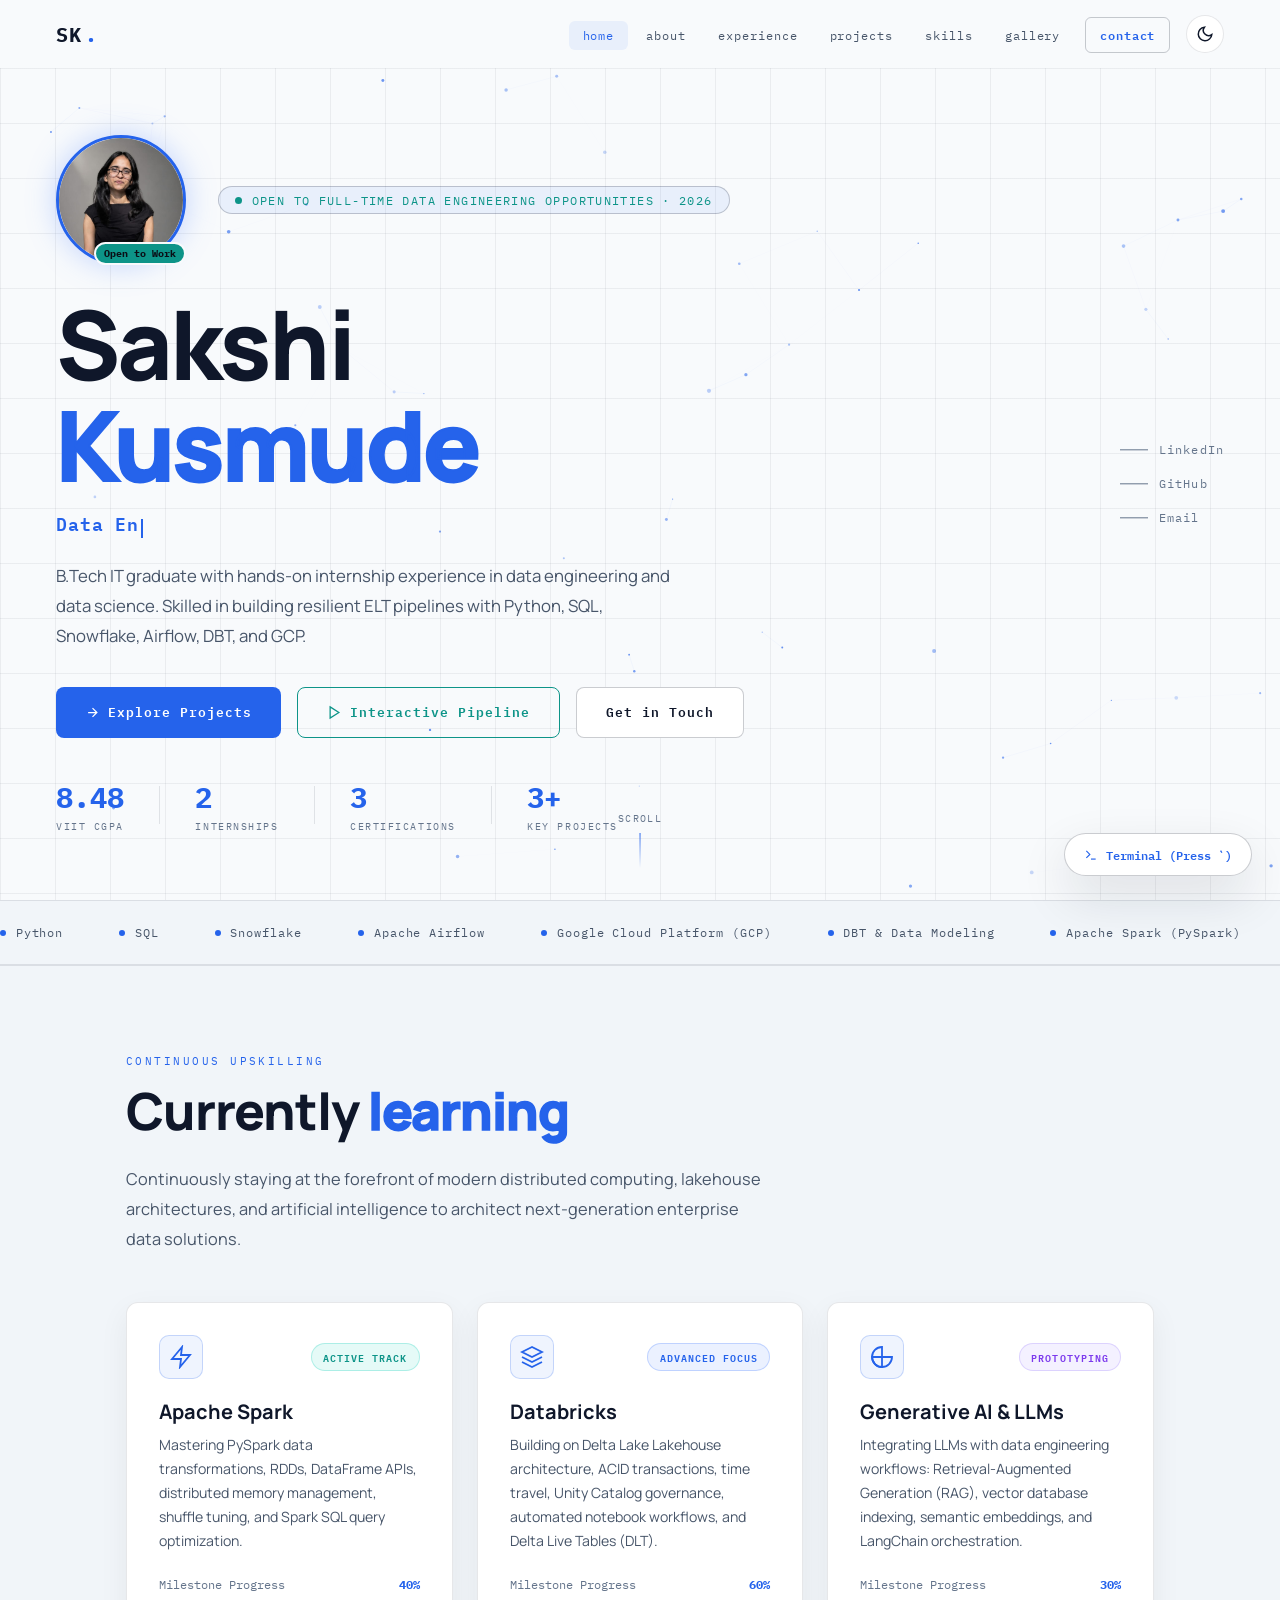
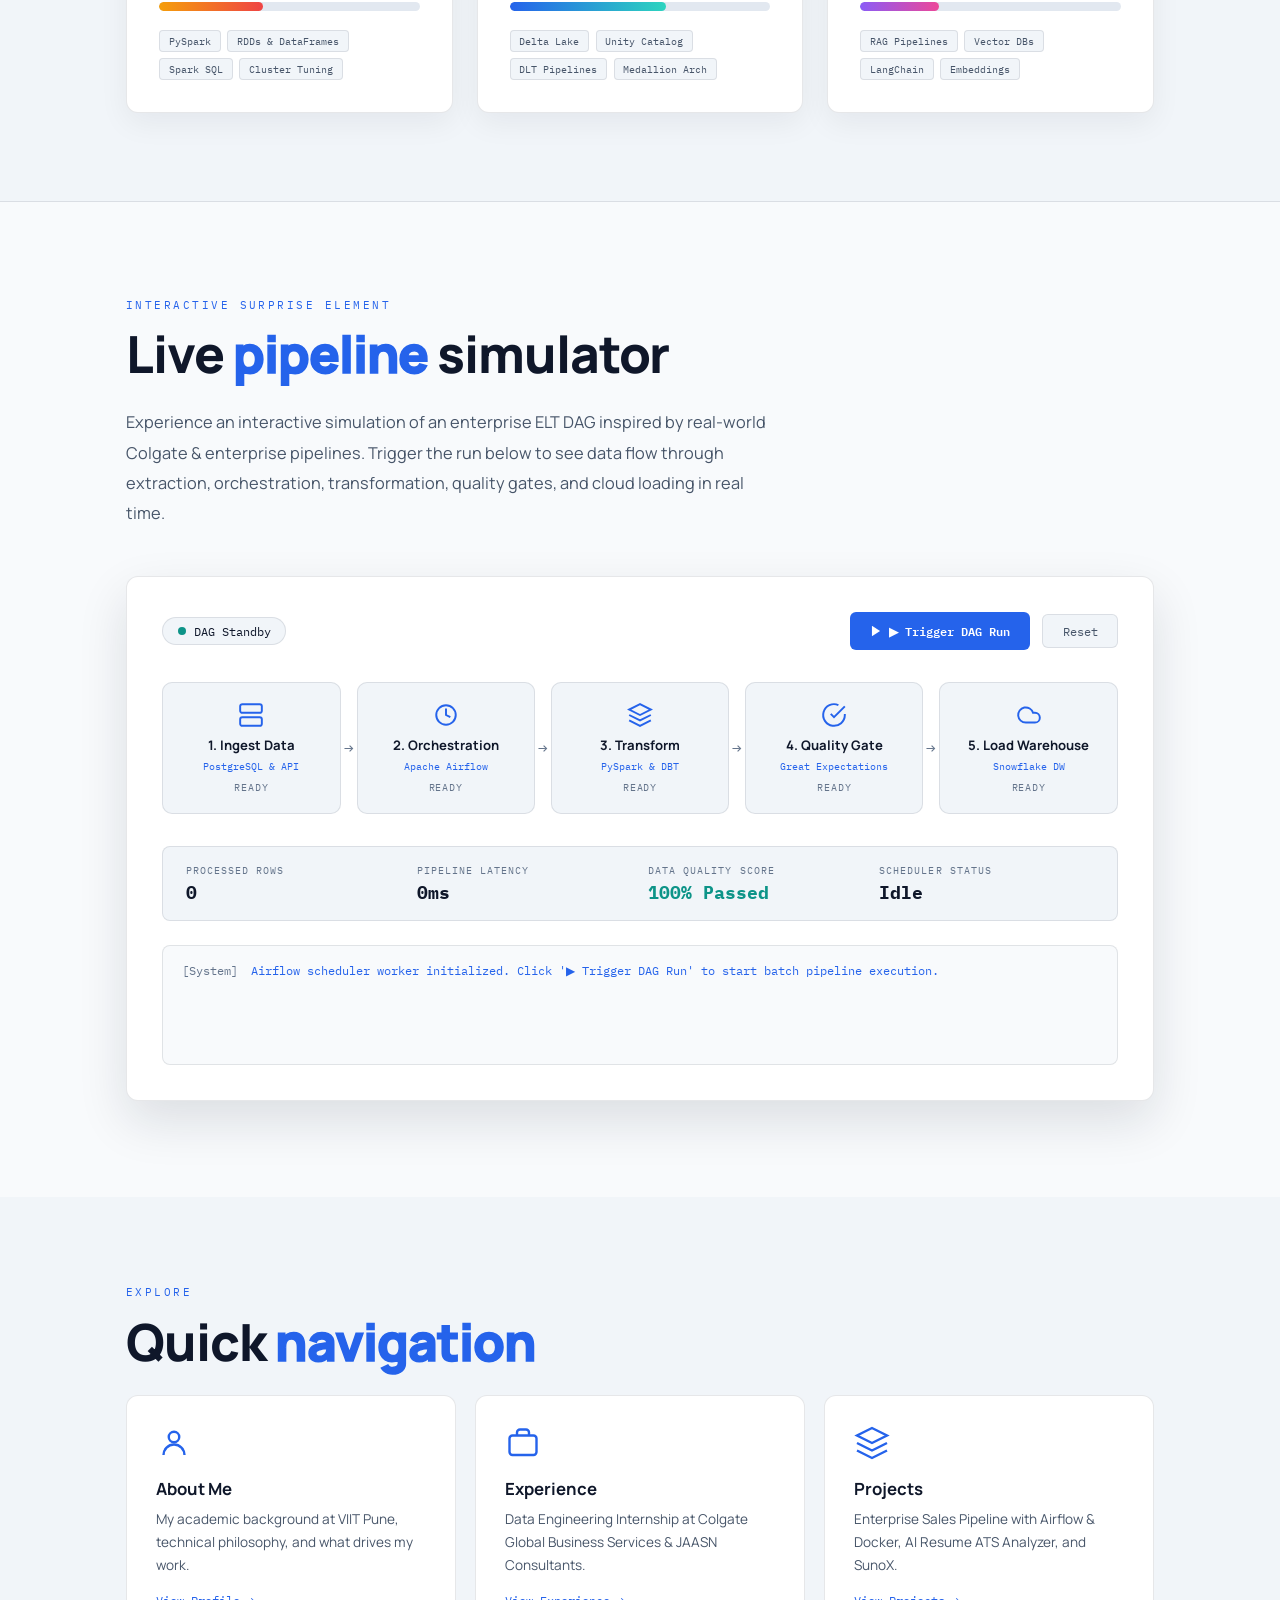
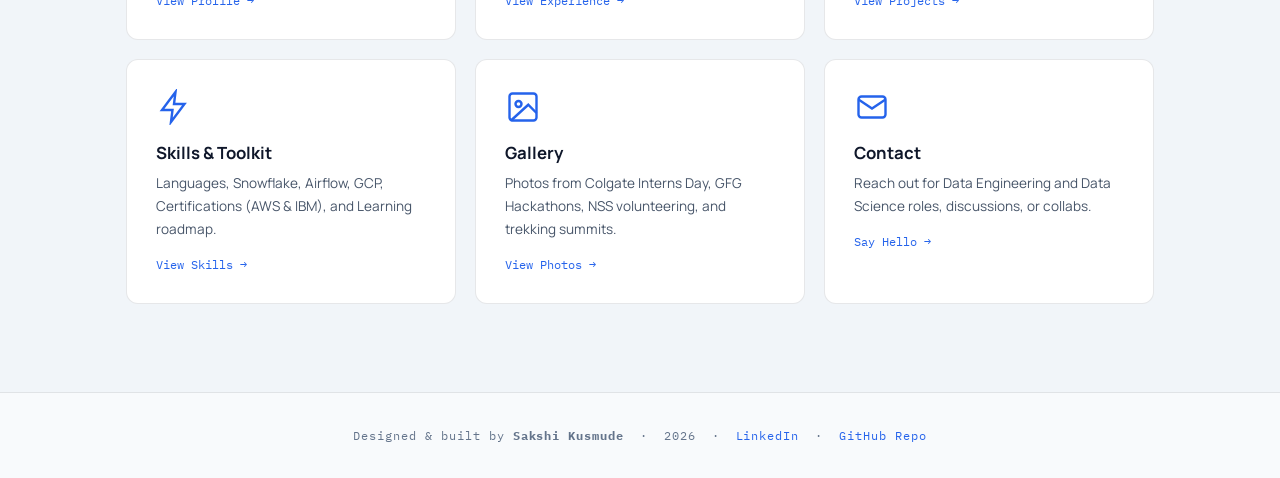
<file: index.html>
<!DOCTYPE html>
<html lang="en">
<head>
  <meta charset="UTF-8"/>
  <meta name="viewport" content="width=device-width, initial-scale=1.0"/>
  <title>Sakshi Kusmude — Data Engineer</title>
  <meta name="description" content="Sakshi Kusmude — Data Engineering graduate building enterprise ELT pipelines, cloud data warehouses, and AI/ML workflows."/>
  <link rel="preconnect" href="https://fonts.googleapis.com">
  <link rel="preconnect" href="https://fonts.gstatic.com" crossorigin>
  <link href="https://fonts.googleapis.com/css2?family=IBM+Plex+Mono:wght@400;500;600;700&family=Manrope:wght@400;500;600;700;800&display=swap" rel="stylesheet">
  <link rel="stylesheet" href="style.css"/>
  <script>
    // Immediate theme initialization to prevent flash
    (function() {
      const t = localStorage.getItem('portfolio-theme') || 
        (window.matchMedia && window.matchMedia('(prefers-color-scheme: light)').matches ? 'light' : 'dark');
      document.documentElement.setAttribute('data-theme', t);
    })();
  </script>
</head>
<body>

  <!-- NAVIGATION -->
  <nav class="nav" id="nav">
    <a href="index.html" class="nav-logo">SK<span>.</span></a>
    
    <div class="nav-right-wrap">
      <ul class="nav-links">
        <li><a href="index.html" class="active">home</a></li>
        <li><a href="about.html">about</a></li>
        <li><a href="experience.html">experience</a></li>
        <li><a href="projects.html">projects</a></li>
        <li><a href="skills.html">skills</a></li>
        <li><a href="gallery.html">gallery</a></li>
        <li><a href="contact.html" class="nav-cta">contact</a></li>
      </ul>

      <!-- Theme Switcher Button -->
      <button class="theme-toggle-btn" id="themeToggle" aria-label="Toggle Theme" title="Toggle Light/Dark Theme">
        <svg viewBox="0 0 24 24" fill="none" stroke="currentColor" stroke-width="2"><circle cx="12" cy="12" r="5"/><path d="M12 1v2M12 21v2M4.22 4.22l1.42 1.42M18.36 18.36l1.42 1.42M1 12h2M21 12h2M4.22 19.78l1.42-1.42M18.36 5.64l1.42-1.42"/></svg>
      </button>

      <button class="hamburger" id="hamburger" aria-label="Open menu">
        <span></span><span></span><span></span>
      </button>
    </div>
  </nav>

  <main class="page">
    <!-- HERO SECTION -->
    <section class="hero">
      <canvas id="particleCanvas"></canvas>
      <div class="hero-grid-bg"></div>
      
      <div class="hero-content">
        <div class="hero-header-flex">
          <div class="hero-photo-wrap">
            <div class="hero-photo">
              <img src="images/profile.jpg" alt="Sakshi Kusmude - Data Engineer"/>
            </div>
            <div class="hero-photo-badge">Open to Work</div>
          </div>
          <div class="hero-tag"><span class="dot"></span> Open to full-time Data Engineering opportunities · 2026</div>
        </div>

        <h1 class="hero-name">Sakshi<br/><em>Kusmude</em></h1>
        <p class="hero-role"><span id="typed-role">Data Engineer</span><span class="cursor-blink"></span></p>
        
        <p class="hero-desc">
          B.Tech IT graduate with hands-on internship experience in data engineering and data science. Skilled in building resilient ELT pipelines with Python, SQL, Snowflake, Airflow, DBT, and GCP.
        </p>

        <div class="hero-actions">
          <a href="projects.html" class="btn btn-primary">
            <svg viewBox="0 0 24 24" fill="none" stroke="currentColor" stroke-width="2"><path d="M5 12h14M12 5l7 7-7 7"/></svg>
            Explore Projects
          </a>
          <a href="#pipeline-simulator" class="btn btn-outline-glow">
            <svg viewBox="0 0 24 24" fill="none" stroke="currentColor" stroke-width="2"><polygon points="5 3 19 12 5 21 5 3"/></svg>
            Interactive Pipeline
          </a>
          <a href="contact.html" class="btn btn-secondary">Get in Touch</a>
        </div>

        <div class="hero-stats">
          <div class="stat"><span class="stat-num">8.48</span><span class="stat-label">VIIT CGPA</span></div>
          <div class="stat-divider"></div>
          <div class="stat"><span class="stat-num">2</span><span class="stat-label">Internships</span></div>
          <div class="stat-divider"></div>
          <div class="stat"><span class="stat-num">3</span><span class="stat-label">Certifications</span></div>
          <div class="stat-divider"></div>
          <div class="stat"><span class="stat-num">3+</span><span class="stat-label">Key Projects</span></div>
        </div>
      </div>

      <div class="hero-right">
        <a href="https://www.linkedin.com/in/sakshi-kusmude/" target="_blank" rel="noopener noreferrer" class="quick-link"><span class="ql-line"></span> LinkedIn</a>
        <a href="https://github.com/sakshikusmude699-del" target="_blank" rel="noopener noreferrer" class="quick-link"><span class="ql-line"></span> GitHub</a>
        <a href="mailto:sakshikusmude699@gmail.com" class="quick-link"><span class="ql-line"></span> Email</a>
      </div>

      <div class="scroll-hint"><span>scroll</span><div class="scroll-line"></div></div>
    </section>

    <!-- MARQUEE STRIP -->
    <div class="strip">
      <div class="strip-inner">
        <span class="strip-item"><span class="strip-dot"></span> Python</span>
        <span class="strip-item"><span class="strip-dot"></span> SQL</span>
        <span class="strip-item"><span class="strip-dot"></span> Snowflake</span>
        <span class="strip-item"><span class="strip-dot"></span> Apache Airflow</span>
        <span class="strip-item"><span class="strip-dot"></span> Google Cloud Platform (GCP)</span>
        <span class="strip-item"><span class="strip-dot"></span> DBT & Data Modeling</span>
        <span class="strip-item"><span class="strip-dot"></span> Apache Spark (PySpark)</span>
        <span class="strip-item"><span class="strip-dot"></span> Databricks Lakehouse</span>
        <span class="strip-item"><span class="strip-dot"></span> PostgreSQL & MySQL</span>
        <span class="strip-item"><span class="strip-dot"></span> Docker</span>
        <span class="strip-item"><span class="strip-dot"></span> Generative AI & LLMs</span>
        <!-- Duplicated for seamless loop -->
        <span class="strip-item"><span class="strip-dot"></span> Python</span>
        <span class="strip-item"><span class="strip-dot"></span> SQL</span>
        <span class="strip-item"><span class="strip-dot"></span> Snowflake</span>
        <span class="strip-item"><span class="strip-dot"></span> Apache Airflow</span>
        <span class="strip-item"><span class="strip-dot"></span> Google Cloud Platform (GCP)</span>
        <span class="strip-item"><span class="strip-dot"></span> DBT & Data Modeling</span>
        <span class="strip-item"><span class="strip-dot"></span> Apache Spark (PySpark)</span>
        <span class="strip-item"><span class="strip-dot"></span> Databricks Lakehouse</span>
        <span class="strip-item"><span class="strip-dot"></span> PostgreSQL & MySQL</span>
        <span class="strip-item"><span class="strip-dot"></span> Docker</span>
        <span class="strip-item"><span class="strip-dot"></span> Generative AI & LLMs</span>
      </div>
    </div>

    <!-- CURRENTLY LEARNING SECTION -->
    <section class="learning-section">
      <div class="container">
        <div class="section-label">continuous upskilling</div>
        <h2 class="section-title">Currently <em>learning</em></h2>
        <p class="section-desc">
          Continuously staying at the forefront of modern distributed computing, lakehouse architectures, and artificial intelligence to architect next-generation enterprise data solutions.
        </p>

        <div class="learning-grid">
          <!-- Spark Card -->
          <div class="learning-card fade-up">
            <div class="learning-card-top">
              <div class="learning-icon">
                <svg viewBox="0 0 24 24" fill="none" stroke="currentColor" stroke-width="1.8"><path d="M13 2L3 14h9l-1 8 10-12h-9l1-8z"/></svg>
              </div>
              <span class="learning-badge badge-active">Active Track</span>
            </div>
            <h3 class="learning-title">Apache Spark</h3>
            <p class="learning-desc">
              Mastering PySpark data transformations, RDDs, DataFrame APIs, distributed memory management, shuffle tuning, and Spark SQL query optimization.
            </p>
            <div class="learning-progress-wrap">
              <div class="progress-meta">
                <span class="progress-label">Milestone Progress</span>
                <span class="progress-val">40%</span>
              </div>
              <div class="progress-track">
                <div class="progress-bar progress-bar-spark" style="width: 40%;" data-width="40%"></div>
              </div>
            </div>
            <div class="learning-topics">
              <span class="learning-topic-pill">PySpark</span>
              <span class="learning-topic-pill">RDDs & DataFrames</span>
              <span class="learning-topic-pill">Spark SQL</span>
              <span class="learning-topic-pill">Cluster Tuning</span>
            </div>
          </div>

          <!-- Databricks Card -->
          <div class="learning-card fade-up">
            <div class="learning-card-top">
              <div class="learning-icon">
                <svg viewBox="0 0 24 24" fill="none" stroke="currentColor" stroke-width="1.8"><path d="M12 2L2 7l10 5 10-5-10-5zM2 17l10 5 10-5M2 12l10 5 10-5"/></svg>
              </div>
              <span class="learning-badge badge-intermediate">Advanced Focus</span>
            </div>
            <h3 class="learning-title">Databricks</h3>
            <p class="learning-desc">
              Building on Delta Lake Lakehouse architecture, ACID transactions, time travel, Unity Catalog governance, automated notebook workflows, and Delta Live Tables (DLT).
            </p>
            <div class="learning-progress-wrap">
              <div class="progress-meta">
                <span class="progress-label">Milestone Progress</span>
                <span class="progress-val">60%</span>
              </div>
              <div class="progress-track">
                <div class="progress-bar progress-bar-databricks" style="width: 60%;" data-width="60%"></div>
              </div>
            </div>
            <div class="learning-topics">
              <span class="learning-topic-pill">Delta Lake</span>
              <span class="learning-topic-pill">Unity Catalog</span>
              <span class="learning-topic-pill">DLT Pipelines</span>
              <span class="learning-topic-pill">Medallion Arch</span>
            </div>
          </div>

          <!-- GenAI Card -->
          <div class="learning-card fade-up">
            <div class="learning-card-top">
              <div class="learning-icon">
                <svg viewBox="0 0 24 24" fill="none" stroke="currentColor" stroke-width="1.8"><path d="M12 2a10 10 0 1010 10H12V2z"/><path d="M12 12L2.1 12a10.05 10.05 0 009.9 10V12z"/></svg>
              </div>
              <span class="learning-badge badge-exploring">Prototyping</span>
            </div>
            <h3 class="learning-title">Generative AI & LLMs</h3>
            <p class="learning-desc">
              Integrating LLMs with data engineering workflows: Retrieval-Augmented Generation (RAG), vector database indexing, semantic embeddings, and LangChain orchestration.
            </p>
            <div class="learning-progress-wrap">
              <div class="progress-meta">
                <span class="progress-label">Milestone Progress</span>
                <span class="progress-val">30%</span>
              </div>
              <div class="progress-track">
                <div class="progress-bar progress-bar-genai" style="width: 30%;" data-width="30%"></div>
              </div>
            </div>
            <div class="learning-topics">
              <span class="learning-topic-pill">RAG Pipelines</span>
              <span class="learning-topic-pill">Vector DBs</span>
              <span class="learning-topic-pill">LangChain</span>
              <span class="learning-topic-pill">Embeddings</span>
            </div>
          </div>
        </div>
      </div>
    </section>

    <!-- SURPRISE ELEMENT: INTERACTIVE LIVE AIRFLOW PIPELINE SIMULATOR -->
    <section class="pipeline-sim-section" id="pipeline-simulator">
      <div class="container">
        <div class="section-label">interactive surprise element</div>
        <h2 class="section-title">Live <em>pipeline</em> simulator</h2>
        <p class="section-desc">
          Experience an interactive simulation of an enterprise ELT DAG inspired by real-world Colgate & enterprise pipelines. Trigger the run below to see data flow through extraction, orchestration, transformation, quality gates, and cloud loading in real time.
        </p>

        <div class="pipeline-sim-box fade-up">
          <div class="pipeline-header">
            <div class="pipeline-status-badge">
              <span class="status-indicator" id="simStatusIndicator"></span>
              <span id="simStatusText">DAG Standby</span>
            </div>
            <div class="pipeline-controls">
              <button class="btn-sim btn-sim-trigger" id="simTriggerBtn">
                <svg viewBox="0 0 24 24" width="14" height="14" fill="currentColor"><polygon points="5 3 19 12 5 21 5 3"/></svg>
                ▶ Trigger DAG Run
              </button>
              <button class="btn-sim btn-sim-reset" id="simResetBtn">Reset</button>
            </div>
          </div>

          <!-- Visual DAG Nodes -->
          <div class="dag-canvas">
            <div class="dag-node" id="dag-node-1">
              <div class="dag-node-icon">
                <svg viewBox="0 0 24 24" fill="none" stroke="currentColor" stroke-width="1.8"><rect x="2" y="2" width="20" height="8" rx="2"/><rect x="2" y="14" width="20" height="8" rx="2"/><line x1="6" y1="6" x2="6.01" y2="6"/><line x1="6" y1="18" x2="6.01" y2="18"/></svg>
              </div>
              <div class="dag-node-title">1. Ingest Data</div>
              <div class="dag-node-tech">PostgreSQL & API</div>
              <div class="dag-node-status">READY</div>
            </div>

            <div class="dag-node" id="dag-node-2">
              <div class="dag-node-icon">
                <svg viewBox="0 0 24 24" fill="none" stroke="currentColor" stroke-width="1.8"><circle cx="12" cy="12" r="9"/><polyline points="12 6 12 12 16 14"/></svg>
              </div>
              <div class="dag-node-title">2. Orchestration</div>
              <div class="dag-node-tech">Apache Airflow</div>
              <div class="dag-node-status">READY</div>
            </div>

            <div class="dag-node" id="dag-node-3">
              <div class="dag-node-icon">
                <svg viewBox="0 0 24 24" fill="none" stroke="currentColor" stroke-width="1.8"><polygon points="12 2 2 7 12 12 22 7 12 2"/><polyline points="2 17 12 22 22 17"/><polyline points="2 12 12 17 22 12"/></svg>
              </div>
              <div class="dag-node-title">3. Transform</div>
              <div class="dag-node-tech">PySpark & DBT</div>
              <div class="dag-node-status">READY</div>
            </div>

            <div class="dag-node" id="dag-node-4">
              <div class="dag-node-icon">
                <svg viewBox="0 0 24 24" fill="none" stroke="currentColor" stroke-width="1.8"><path d="M22 11.08V12a10 10 0 11-5.93-9.14"/><polyline points="22 4 12 14.01 9 11.01"/></svg>
              </div>
              <div class="dag-node-title">4. Quality Gate</div>
              <div class="dag-node-tech">Great Expectations</div>
              <div class="dag-node-status">READY</div>
            </div>

            <div class="dag-node" id="dag-node-5">
              <div class="dag-node-icon">
                <svg viewBox="0 0 24 24" fill="none" stroke="currentColor" stroke-width="1.8"><path d="M17.5 19H9a7 7 0 116.71-9h1.79a4.5 4.5 0 110 9z"/></svg>
              </div>
              <div class="dag-node-title">5. Load Warehouse</div>
              <div class="dag-node-tech">Snowflake DW</div>
              <div class="dag-node-status">READY</div>
            </div>
          </div>

          <!-- Real-Time Metrics Ribbon -->
          <div class="pipeline-metrics-ribbon">
            <div class="metric-box">
              <span class="metric-box-label">Processed Rows</span>
              <span class="metric-box-val" id="metricRows">0</span>
            </div>
            <div class="metric-box">
              <span class="metric-box-label">Pipeline Latency</span>
              <span class="metric-box-val" id="metricLatency">0ms</span>
            </div>
            <div class="metric-box">
              <span class="metric-box-label">Data Quality Score</span>
              <span class="metric-box-val" style="color:var(--accent2);">100% Passed</span>
            </div>
            <div class="metric-box">
              <span class="metric-box-label">Scheduler Status</span>
              <span class="metric-box-val" id="metricStatus">Idle</span>
            </div>
          </div>

          <!-- Streaming Log Console -->
          <div class="pipeline-log-console" id="pipelineLogs">
            <div class="log-line">
              <span class="log-time">[System]</span>
              <span class="log-msg info">Airflow scheduler worker initialized. Click '▶ Trigger DAG Run' to start batch pipeline execution.</span>
            </div>
          </div>
        </div>
      </div>
    </section>

    <!-- QUICK EXPLORE CARDS -->
    <section class="featured-section">
      <div class="container">
        <div class="section-label">explore</div>
        <h2 class="section-title">Quick <em>navigation</em></h2>
        <div class="featured-grid">
          <a href="about.html" class="feat-card fade-up">
            <div class="feat-icon">
              <svg viewBox="0 0 24 24" fill="none" stroke="currentColor" stroke-width="1.6"><circle cx="12" cy="8" r="3.5"/><path d="M5 20c0-3.87 3.13-7 7-7s7 3.13 7 7"/></svg>
            </div>
            <div class="feat-title">About Me</div>
            <div class="feat-desc">My academic background at VIIT Pune, technical philosophy, and what drives my work.</div>
            <div class="feat-arrow">View Profile →</div>
          </a>

          <a href="experience.html" class="feat-card fade-up">
            <div class="feat-icon">
              <svg viewBox="0 0 24 24" fill="none" stroke="currentColor" stroke-width="1.6"><rect x="3" y="7" width="18" height="13" rx="2"/><path d="M8 7V5a2 2 0 012-2h4a2 2 0 012 2v2"/></svg>
            </div>
            <div class="feat-title">Experience</div>
            <div class="feat-desc">Data Engineering Internship at Colgate Global Business Services & JAASN Consultants.</div>
            <div class="feat-arrow">View Experience →</div>
          </a>

          <a href="projects.html" class="feat-card fade-up">
            <div class="feat-icon">
              <svg viewBox="0 0 24 24" fill="none" stroke="currentColor" stroke-width="1.6"><polygon points="12 2 2 7 12 12 22 7 12 2"/><polyline points="2 17 12 22 22 17"/><polyline points="2 12 12 17 22 12"/></svg>
            </div>
            <div class="feat-title">Projects</div>
            <div class="feat-desc">Enterprise Sales Pipeline with Airflow & Docker, AI Resume ATS Analyzer, and SunoX.</div>
            <div class="feat-arrow">View Projects →</div>
          </a>

          <a href="skills.html" class="feat-card fade-up">
            <div class="feat-icon">
              <svg viewBox="0 0 24 24" fill="none" stroke="currentColor" stroke-width="1.6"><path d="M13 2L4 14h7l-1 8 9-12h-7l1-8z"/></svg>
            </div>
            <div class="feat-title">Skills & Toolkit</div>
            <div class="feat-desc">Languages, Snowflake, Airflow, GCP, Certifications (AWS & IBM), and Learning roadmap.</div>
            <div class="feat-arrow">View Skills →</div>
          </a>

          <a href="gallery.html" class="feat-card fade-up">
            <div class="feat-icon">
              <svg viewBox="0 0 24 24" fill="none" stroke="currentColor" stroke-width="1.6"><rect x="3" y="3" width="18" height="18" rx="2"/><circle cx="9" cy="10" r="2"/><path d="M21 16l-5.5-5.5L4 21"/></svg>
            </div>
            <div class="feat-title">Gallery</div>
            <div class="feat-desc">Photos from Colgate Interns Day, GFG Hackathons, NSS volunteering, and trekking summits.</div>
            <div class="feat-arrow">View Photos →</div>
          </a>

          <a href="contact.html" class="feat-card fade-up">
            <div class="feat-icon">
              <svg viewBox="0 0 24 24" fill="none" stroke="currentColor" stroke-width="1.6"><rect x="3" y="5" width="18" height="14" rx="2"/><path d="M3 7l9 6 9-6"/></svg>
            </div>
            <div class="feat-title">Contact</div>
            <div class="feat-desc">Reach out for Data Engineering and Data Science roles, discussions, or collabs.</div>
            <div class="feat-arrow">Say Hello →</div>
          </a>
        </div>
      </div>
    </section>
  </main>

  <!-- SURPRISE EASTER EGG: FLOATING TERMINAL LAUNCHER -->
  <button class="terminal-launcher-btn" id="terminalLauncher" title="Open Interactive CLI (Shortcut: Press ` or Ctrl+K)">
    <svg viewBox="0 0 24 24" fill="none" stroke="currentColor" stroke-width="2"><polyline points="4 17 10 11 4 5"/><line x1="12" y1="19" x2="20" y2="19"/></svg>
    Terminal (Press `)
  </button>

  <!-- CLI MODAL -->
  <div class="terminal-modal-overlay" id="terminalModal">
    <div class="terminal-window">
      <div class="terminal-titlebar">
        <div class="window-dots">
          <span class="w-dot dot-red" id="termCloseBtn"></span>
          <span class="w-dot dot-yellow"></span>
          <span class="w-dot dot-green"></span>
        </div>
        <div class="terminal-title">sakshi@cloud-shell: ~ (bash)</div>
        <div style="font-family:var(--mono);font-size:0.68rem;color:var(--text3);">Esc to close</div>
      </div>
      <div class="terminal-body" id="terminalBody">
        <div class="term-line term-accent">Welcome to Sakshi Kusmude's Interactive Developer Terminal!</div>
        <div class="term-line term-muted">Type <span class="term-green">help</span> to view available commands or try <span class="term-green">learning</span>, <span class="term-green">skills</span>, <span class="term-green">confetti</span>, or <span class="term-green">pipeline</span>.</div>
      </div>
      <div style="padding:0.8rem 1.2rem;background:var(--surface);border-top:1px solid var(--border);">
        <div class="term-input-row">
          <span class="term-prompt">sakshi@cloud-shell:~$</span>
          <input type="text" class="term-input" id="termInput" autocomplete="off" spellcheck="false" placeholder="Type a command (e.g., help)..."/>
        </div>
      </div>
    </div>
  </div>

  <footer class="footer">
    <p>
      Designed & built by <strong>Sakshi Kusmude</strong> &nbsp;·&nbsp; 2026 &nbsp;·&nbsp;
      <a href="https://www.linkedin.com/in/sakshi-kusmude/" target="_blank" rel="noopener noreferrer">LinkedIn</a> &nbsp;·&nbsp;
      <a href="https://github.com/sakshikusmude699-del/Portfolio" target="_blank" rel="noopener noreferrer">GitHub Repo</a>
    </p>
  </footer>

  <script src="script.js"></script>
</body>
</html>
</file>
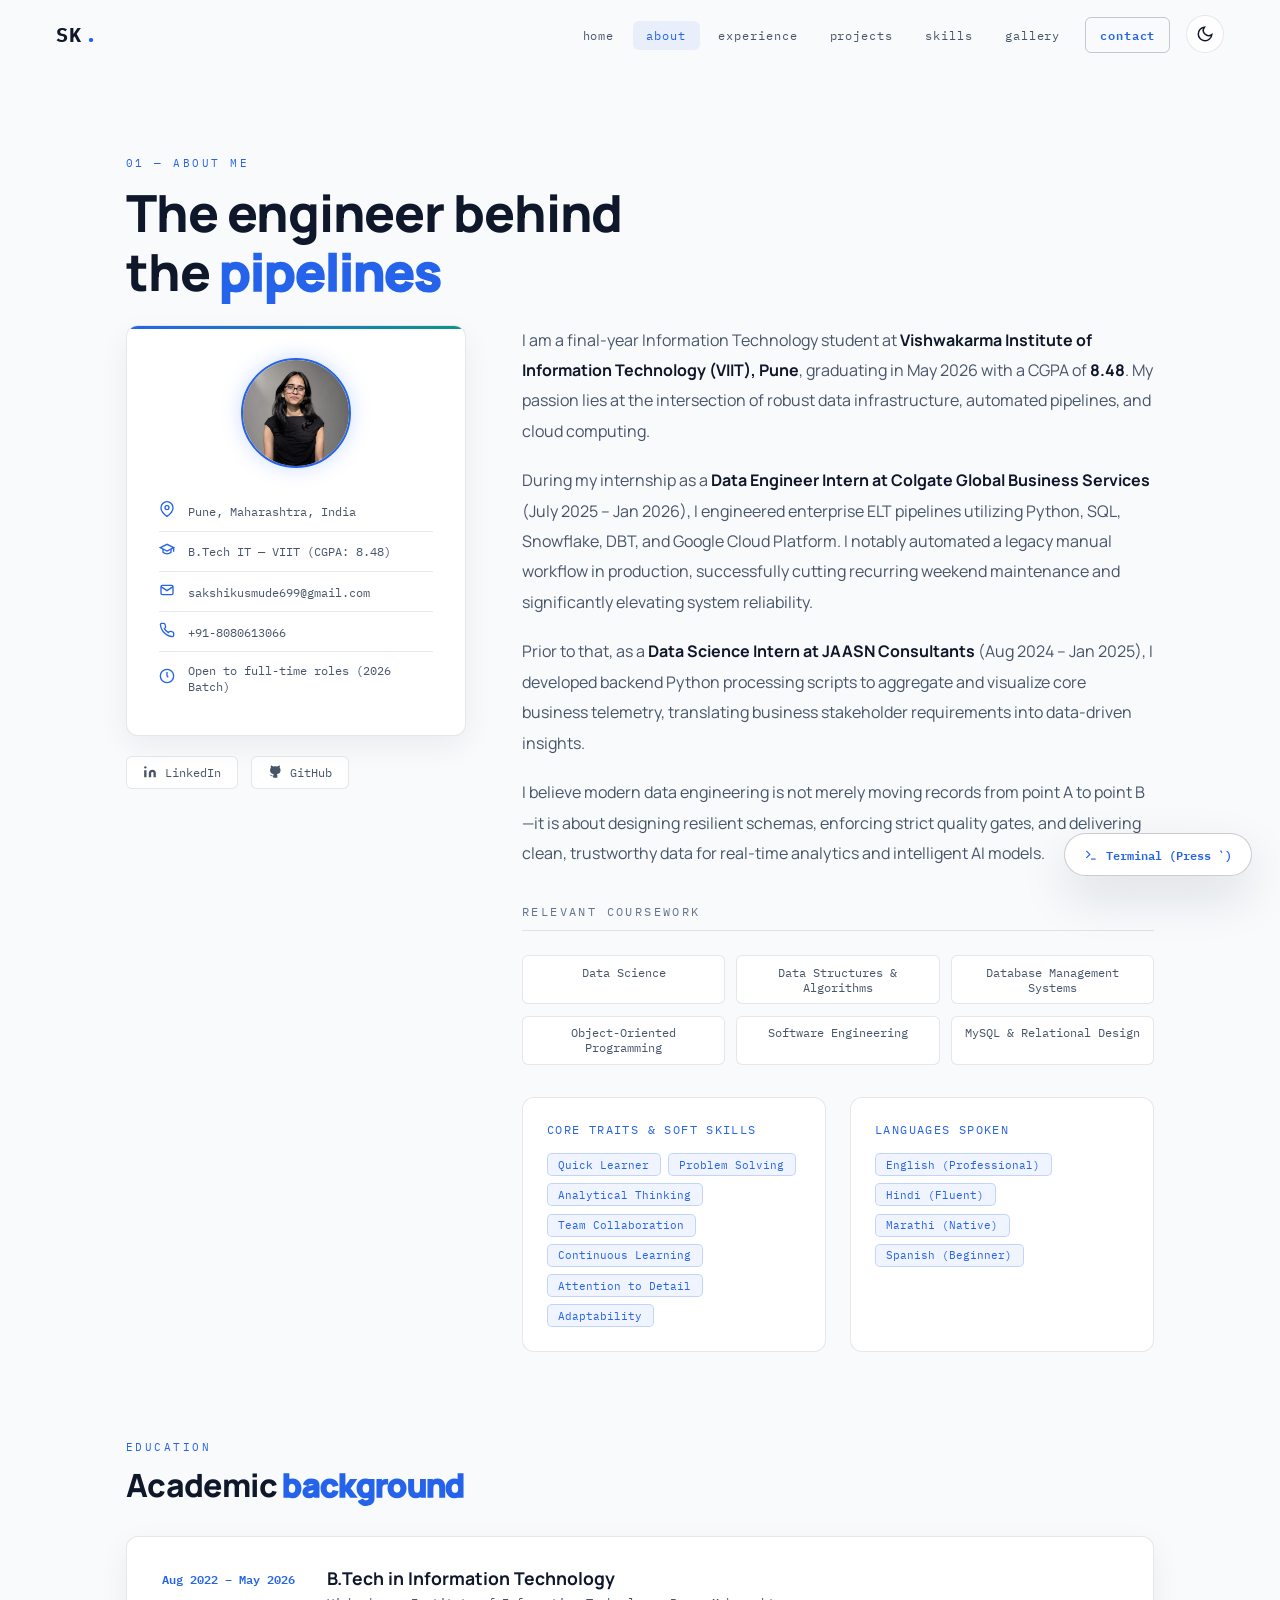
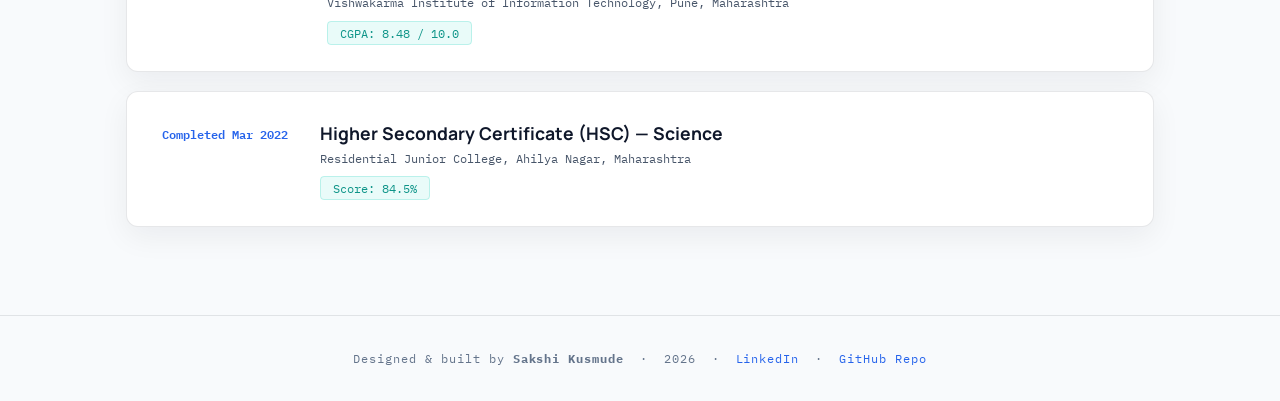
<file: about.html>
<!DOCTYPE html>
<html lang="en">
<head>
  <meta charset="UTF-8"/>
  <meta name="viewport" content="width=device-width, initial-scale=1.0"/>
  <title>About — Sakshi Kusmude</title>
  <meta name="description" content="About Sakshi Kusmude — Data Engineer, VIIT IT student, former intern at Colgate Global Business Services."/>
  <link rel="preconnect" href="https://fonts.googleapis.com">
  <link rel="preconnect" href="https://fonts.gstatic.com" crossorigin>
  <link href="https://fonts.googleapis.com/css2?family=IBM+Plex+Mono:wght@400;500;600;700&family=Manrope:wght@400;500;600;700;800&display=swap" rel="stylesheet">
  <link rel="stylesheet" href="style.css"/>
  <script>
    (function() {
      const t = localStorage.getItem('portfolio-theme') || 
        (window.matchMedia && window.matchMedia('(prefers-color-scheme: light)').matches ? 'light' : 'dark');
      document.documentElement.setAttribute('data-theme', t);
    })();
  </script>
</head>
<body>
  <!-- NAV -->
  <nav class="nav" id="nav">
    <a href="index.html" class="nav-logo">SK<span>.</span></a>
    
    <div class="nav-right-wrap">
      <ul class="nav-links">
        <li><a href="index.html">home</a></li>
        <li><a href="about.html" class="active">about</a></li>
        <li><a href="experience.html">experience</a></li>
        <li><a href="projects.html">projects</a></li>
        <li><a href="skills.html">skills</a></li>
        <li><a href="gallery.html">gallery</a></li>
        <li><a href="contact.html" class="nav-cta">contact</a></li>
      </ul>

      <!-- Theme Switcher Button -->
      <button class="theme-toggle-btn" id="themeToggle" aria-label="Toggle Theme" title="Toggle Light/Dark Theme">
        <svg viewBox="0 0 24 24" fill="none" stroke="currentColor" stroke-width="2"><circle cx="12" cy="12" r="5"/><path d="M12 1v2M12 21v2M4.22 4.22l1.42 1.42M18.36 18.36l1.42 1.42M1 12h2M21 12h2M4.22 19.78l1.42-1.42M18.36 5.64l1.42-1.42"/></svg>
      </button>

      <button class="hamburger" id="hamburger" aria-label="Open menu">
        <span></span><span></span><span></span>
      </button>
    </div>
  </nav>

  <main class="page">
    <section class="section">
      <div class="container">
        <div class="section-label">01 — about me</div>
        <h2 class="section-title">The engineer behind<br/>the <em>pipelines</em></h2>

        <div class="about-grid">
          <!-- LEFT CARD -->
          <div>
            <div class="about-card fade-up">
              <div class="avatar-wrap">
                <div class="avatar">
                  <img src="images/profile.jpg" alt="Sakshi Kusmude" class="avatar-photo"/>
                </div>
              </div>
              <div class="detail-row">
                <span class="detail-icon"><svg viewBox="0 0 24 24" fill="none" stroke="currentColor" stroke-width="2"><path d="M21 10c0 7-9 13-9 13s-9-6-9-13a9 9 0 0118 0z"/><circle cx="12" cy="10" r="3"/></svg></span>
                Pune, Maharashtra, India
              </div>
              <div class="detail-row">
                <span class="detail-icon"><svg viewBox="0 0 24 24" fill="none" stroke="currentColor" stroke-width="2"><path d="M22 10v6M2 10l10-5 10 5-10 5z"/><path d="M6 12v5c3 3 9 3 12 0v-5"/></svg></span>
                B.Tech IT — VIIT (CGPA: 8.48)
              </div>
              <div class="detail-row">
                <span class="detail-icon"><svg viewBox="0 0 24 24" fill="none" stroke="currentColor" stroke-width="2"><rect x="3" y="5" width="18" height="14" rx="2"/><polyline points="3 7 12 13 21 7"/></svg></span>
                <a href="mailto:sakshikusmude699@gmail.com" style="color:inherit;text-decoration:none;">sakshikusmude699@gmail.com</a>
              </div>
              <div class="detail-row">
                <span class="detail-icon"><svg viewBox="0 0 24 24" fill="none" stroke="currentColor" stroke-width="2"><path d="M22 16.92v3a2 2 0 01-2.18 2 19.79 19.79 0 01-8.63-3.07 19.5 19.5 0 01-6-6 19.79 19.79 0 01-3.07-8.67A2 2 0 014.11 2h3a2 2 0 012 1.72 12.84 12.84 0 00.7 2.81 2 2 0 01-.45 2.11L8.09 9.91a16 16 0 006 6l1.27-1.27a2 2 0 012.11-.45 12.84 12.84 0 002.81.7A2 2 0 0122 16.92z"/></svg></span>
                <a href="tel:+918080613066" style="color:inherit;text-decoration:none;">+91-8080613066</a>
              </div>
              <div class="detail-row">
                <span class="detail-icon"><svg viewBox="0 0 24 24" fill="none" stroke="currentColor" stroke-width="2"><circle cx="12" cy="12" r="10"/><polyline points="12 6 12 12 14 14"/></svg></span>
                Open to full-time roles (2026 Batch)
              </div>
            </div>

            <div class="social-links" style="margin-top:1.2rem;">
              <a href="https://www.linkedin.com/in/sakshi-kusmude/" target="_blank" rel="noopener noreferrer" class="social-link">
                <svg viewBox="0 0 24 24" fill="currentColor"><path d="M16 8a6 6 0 016 6v7h-4v-7a2 2 0 00-2-2 2 2 0 00-2 2v7h-4v-7a6 6 0 016-6zM2 9h4v12H2z"/><circle cx="4" cy="4" r="2"/></svg>
                LinkedIn
              </a>
              <a href="https://github.com/sakshikusmude699-del" target="_blank" rel="noopener noreferrer" class="social-link">
                <svg viewBox="0 0 24 24" fill="currentColor"><path d="M9 19c-5 1.5-5-2.5-7-3m14 6v-3.87a3.37 3.37 0 00-.94-2.61c3.14-.35 6.44-1.54 6.44-7A5.44 5.44 0 0020 4.77 5.07 5.07 0 0019.91 1S18.73.65 16 2.48a13.38 13.38 0 00-7 0C6.27.65 5.09 1 5.09 1A5.07 5.07 0 005 4.77a5.44 5.44 0 00-1.5 3.78c0 5.42 3.3 6.61 6.44 7A3.37 3.37 0 009 18.13V22"/></svg>
                GitHub
              </a>
            </div>
          </div>

          <!-- RIGHT DESCRIPTION -->
          <div class="fade-up">
            <p class="about-text">
              I am a final-year Information Technology student at <strong>Vishwakarma Institute of Information Technology (VIIT), Pune</strong>, graduating in May 2026 with a CGPA of <strong>8.48</strong>. My passion lies at the intersection of robust data infrastructure, automated pipelines, and cloud computing.
            </p>
            <p class="about-text">
              During my internship as a <strong>Data Engineer Intern at Colgate Global Business Services</strong> (July 2025 – Jan 2026), I engineered enterprise ELT pipelines utilizing Python, SQL, Snowflake, DBT, and Google Cloud Platform. I notably automated a legacy manual workflow in production, successfully cutting recurring weekend maintenance and significantly elevating system reliability.
            </p>
            <p class="about-text">
              Prior to that, as a <strong>Data Science Intern at JAASN Consultants</strong> (Aug 2024 – Jan 2025), I developed backend Python processing scripts to aggregate and visualize core business telemetry, translating business stakeholder requirements into data-driven insights.
            </p>
            <p class="about-text">
              I believe modern data engineering is not merely moving records from point A to point B—it is about designing resilient schemas, enforcing strict quality gates, and delivering clean, trustworthy data for real-time analytics and intelligent AI models.
            </p>

            <!-- Coursework Chips -->
            <div style="margin-top:2.2rem;">
              <div class="sub-heading">Relevant Coursework</div>
              <div class="coursework-grid">
                <span class="course-chip">Data Science</span>
                <span class="course-chip">Data Structures & Algorithms</span>
                <span class="course-chip">Database Management Systems</span>
                <span class="course-chip">Object-Oriented Programming</span>
                <span class="course-chip">Software Engineering</span>
                <span class="course-chip">MySQL & Relational Design</span>
              </div>
            </div>

            <!-- Soft Skills & Languages -->
            <div class="skills-callout-grid">
              <div class="skill-box-mini">
                <div class="skill-box-mini-title">Core Traits & Soft Skills</div>
                <div class="tech-tags">
                  <span>Quick Learner</span>
                  <span>Problem Solving</span>
                  <span>Analytical Thinking</span>
                  <span>Team Collaboration</span>
                  <span>Continuous Learning</span>
                  <span>Attention to Detail</span>
                  <span>Adaptability</span>
                </div>
              </div>

              <div class="skill-box-mini">
                <div class="skill-box-mini-title">Languages Spoken</div>
                <div class="tech-tags">
                  <span>English (Professional)</span>
                  <span>Hindi (Fluent)</span>
                  <span>Marathi (Native)</span>
                  <span>Spanish (Beginner)</span>
                </div>
              </div>
            </div>
          </div>
        </div>

        <!-- ACADEMIC BACKGROUND -->
        <div style="margin-top:5.5rem;">
          <div class="section-label">education</div>
          <h3 class="section-title" style="font-size:2rem;margin-bottom:2rem;">Academic <em>background</em></h3>
          <div class="edu-grid">
            <div class="edu-card fade-up">
              <div class="edu-year">Aug 2022 – May 2026</div>
              <div class="edu-details">
                <h4>B.Tech in Information Technology</h4>
                <p>Vishwakarma Institute of Information Technology, Pune, Maharashtra</p>
                <span class="edu-score">CGPA: 8.48 / 10.0</span>
              </div>
            </div>

            <div class="edu-card fade-up">
              <div class="edu-year">Completed Mar 2022</div>
              <div class="edu-details">
                <h4>Higher Secondary Certificate (HSC) — Science</h4>
                <p>Residential Junior College, Ahilya Nagar, Maharashtra</p>
                <span class="edu-score">Score: 84.5%</span>
              </div>
            </div>
          </div>
        </div>

      </div>
    </section>
  </main>

  <!-- SURPRISE EASTER EGG: FLOATING TERMINAL LAUNCHER -->
  <button class="terminal-launcher-btn" id="terminalLauncher" title="Open Interactive CLI (Shortcut: Press ` or Ctrl+K)">
    <svg viewBox="0 0 24 24" fill="none" stroke="currentColor" stroke-width="2"><polyline points="4 17 10 11 4 5"/><line x1="12" y1="19" x2="20" y2="19"/></svg>
    Terminal (Press `)
  </button>

  <!-- CLI MODAL -->
  <div class="terminal-modal-overlay" id="terminalModal">
    <div class="terminal-window">
      <div class="terminal-titlebar">
        <div class="window-dots">
          <span class="w-dot dot-red" id="termCloseBtn"></span>
          <span class="w-dot dot-yellow"></span>
          <span class="w-dot dot-green"></span>
        </div>
        <div class="terminal-title">sakshi@cloud-shell: ~ (bash)</div>
        <div style="font-family:var(--mono);font-size:0.68rem;color:var(--text3);">Esc to close</div>
      </div>
      <div class="terminal-body" id="terminalBody">
        <div class="term-line term-accent">Welcome to Sakshi Kusmude's Interactive Developer Terminal!</div>
        <div class="term-line term-muted">Type <span class="term-green">help</span> to view available commands or try <span class="term-green">learning</span>, <span class="term-green">experience</span>, or <span class="term-green">skills</span>.</div>
      </div>
      <div style="padding:0.8rem 1.2rem;background:var(--surface);border-top:1px solid var(--border);">
        <div class="term-input-row">
          <span class="term-prompt">sakshi@cloud-shell:~$</span>
          <input type="text" class="term-input" id="termInput" autocomplete="off" spellcheck="false" placeholder="Type a command (e.g., whoami, help)..."/>
        </div>
      </div>
    </div>
  </div>

  <footer class="footer">
    <p>
      Designed & built by <strong>Sakshi Kusmude</strong> &nbsp;·&nbsp; 2026 &nbsp;·&nbsp;
      <a href="https://www.linkedin.com/in/sakshi-kusmude/" target="_blank" rel="noopener noreferrer">LinkedIn</a> &nbsp;·&nbsp;
      <a href="https://github.com/sakshikusmude699-del/Portfolio" target="_blank" rel="noopener noreferrer">GitHub Repo</a>
    </p>
  </footer>

  <script src="script.js"></script>
</body>
</html>
</file>
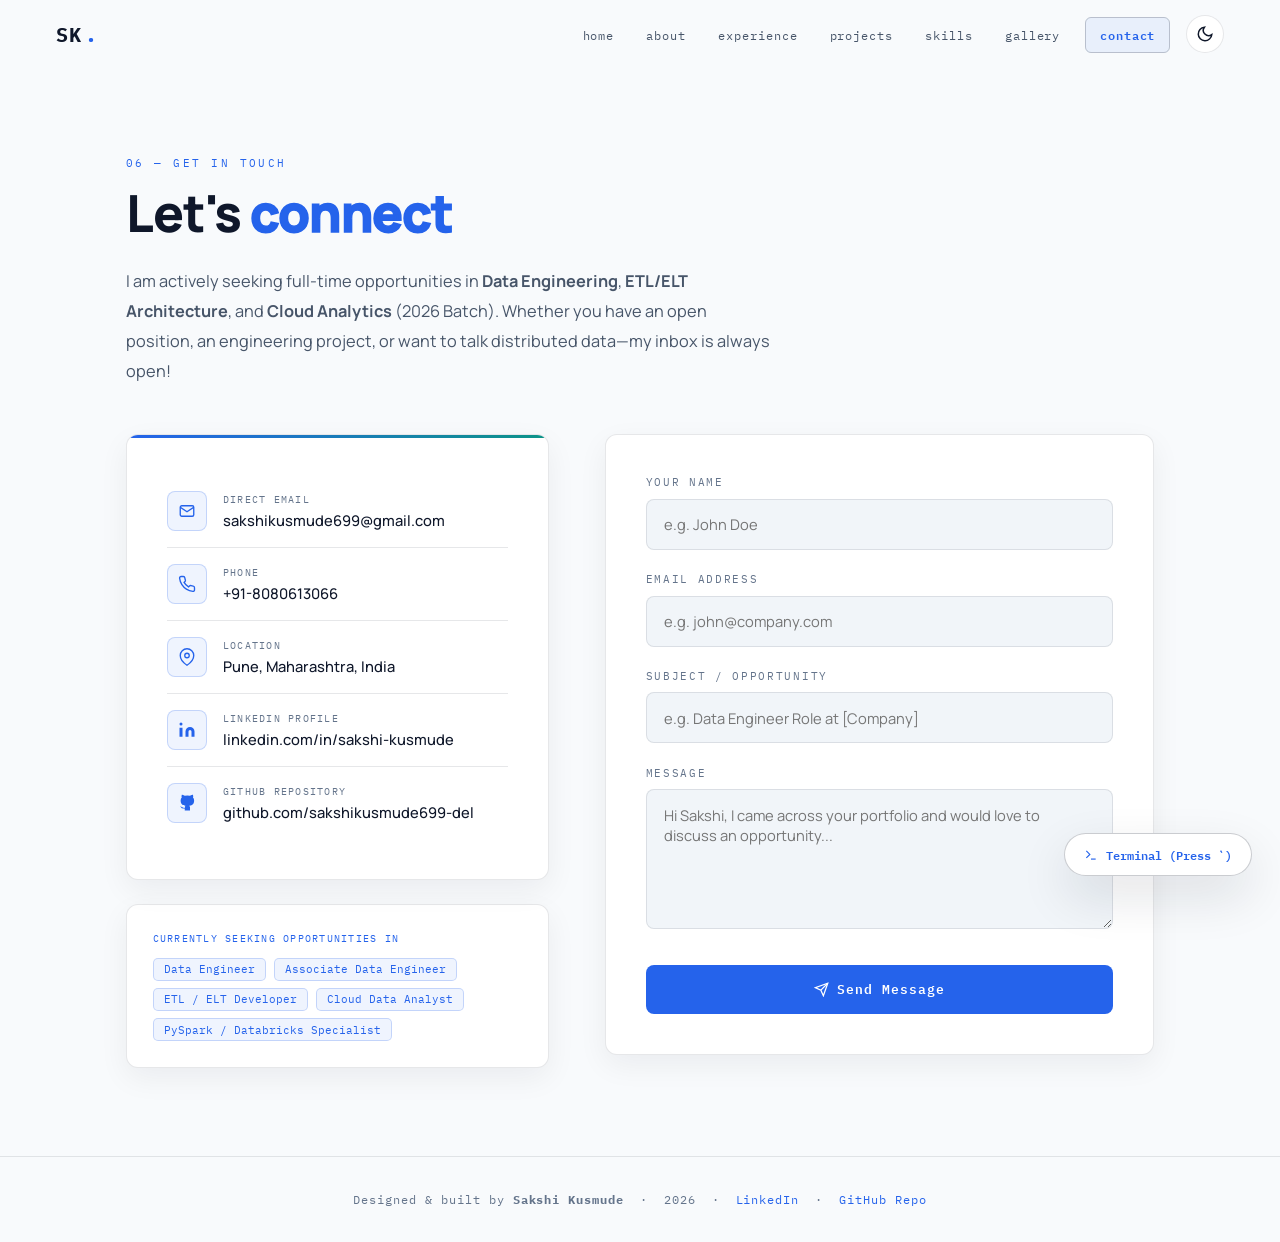
<file: contact.html>
<!DOCTYPE html>
<html lang="en">
<head>
  <meta charset="UTF-8"/>
  <meta name="viewport" content="width=device-width, initial-scale=1.0"/>
  <title>Contact — Sakshi Kusmude</title>
  <meta name="description" content="Contact Sakshi Kusmude — Open to full-time Data Engineering, ETL, and Cloud Analytics opportunities."/>
  <link rel="preconnect" href="https://fonts.googleapis.com">
  <link rel="preconnect" href="https://fonts.gstatic.com" crossorigin>
  <link href="https://fonts.googleapis.com/css2?family=IBM+Plex+Mono:wght@400;500;600;700&family=Manrope:wght@400;500;600;700;800&display=swap" rel="stylesheet">
  <link rel="stylesheet" href="style.css"/>
  <script>
    (function() {
      const t = localStorage.getItem('portfolio-theme') || 
        (window.matchMedia && window.matchMedia('(prefers-color-scheme: light)').matches ? 'light' : 'dark');
      document.documentElement.setAttribute('data-theme', t);
    })();
  </script>
</head>
<body>
  <!-- NAV -->
  <nav class="nav" id="nav">
    <a href="index.html" class="nav-logo">SK<span>.</span></a>
    
    <div class="nav-right-wrap">
      <ul class="nav-links">
        <li><a href="index.html">home</a></li>
        <li><a href="about.html">about</a></li>
        <li><a href="experience.html">experience</a></li>
        <li><a href="projects.html">projects</a></li>
        <li><a href="skills.html">skills</a></li>
        <li><a href="gallery.html">gallery</a></li>
        <li><a href="contact.html" class="active nav-cta">contact</a></li>
      </ul>

      <!-- Theme Switcher Button -->
      <button class="theme-toggle-btn" id="themeToggle" aria-label="Toggle Theme" title="Toggle Light/Dark Theme">
        <svg viewBox="0 0 24 24" fill="none" stroke="currentColor" stroke-width="2"><circle cx="12" cy="12" r="5"/><path d="M12 1v2M12 21v2M4.22 4.22l1.42 1.42M18.36 18.36l1.42 1.42M1 12h2M21 12h2M4.22 19.78l1.42-1.42M18.36 5.64l1.42-1.42"/></svg>
      </button>

      <button class="hamburger" id="hamburger" aria-label="Open menu">
        <span></span><span></span><span></span>
      </button>
    </div>
  </nav>

  <main class="page">
    <section class="section">
      <div class="container">
        <div class="section-label">06 — get in touch</div>
        <h2 class="section-title">Let's <em>connect</em></h2>
        <p class="section-desc">
          I am actively seeking full-time opportunities in <strong>Data Engineering</strong>, <strong>ETL/ELT Architecture</strong>, and <strong>Cloud Analytics</strong> (2026 Batch). Whether you have an open position, an engineering project, or want to talk distributed data—my inbox is always open!
        </p>

        <div class="contact-layout">
          <!-- LEFT — CONTACT DETAILS -->
          <div class="fade-up">
            <div class="contact-info-card">
              <!-- Email -->
              <div class="contact-detail">
                <div class="cd-icon">
                  <svg viewBox="0 0 24 24" fill="none" stroke="currentColor" stroke-width="1.8"><rect x="3" y="5" width="18" height="14" rx="2"/><polyline points="3 7 12 13 21 7"/></svg>
                </div>
                <div>
                  <div class="cd-label">Direct Email</div>
                  <a href="mailto:sakshikusmude699@gmail.com" class="cd-value">sakshikusmude699@gmail.com</a>
                </div>
              </div>

              <!-- Phone -->
              <div class="contact-detail">
                <div class="cd-icon">
                  <svg viewBox="0 0 24 24" fill="none" stroke="currentColor" stroke-width="1.8"><path d="M22 16.92v3a2 2 0 01-2.18 2 19.79 19.79 0 01-8.63-3.07 19.5 19.5 0 01-6-6 19.79 19.79 0 01-3.07-8.67A2 2 0 014.11 2h3a2 2 0 012 1.72 12.84 12.84 0 00.7 2.81 2 2 0 01-.45 2.11L8.09 9.91a16 16 0 006 6l1.27-1.27a2 2 0 012.11-.45 12.84 12.84 0 002.81.7A2 2 0 0122 16.92z"/></svg>
                </div>
                <div>
                  <div class="cd-label">Phone</div>
                  <a href="tel:+918080613066" class="cd-value">+91-8080613066</a>
                </div>
              </div>

              <!-- Location -->
              <div class="contact-detail">
                <div class="cd-icon">
                  <svg viewBox="0 0 24 24" fill="none" stroke="currentColor" stroke-width="1.8"><path d="M21 10c0 7-9 13-9 13s-9-6-9-13a9 9 0 0118 0z"/><circle cx="12" cy="10" r="3"/></svg>
                </div>
                <div>
                  <div class="cd-label">Location</div>
                  <span class="cd-value">Pune, Maharashtra, India</span>
                </div>
              </div>

              <!-- LinkedIn -->
              <div class="contact-detail">
                <div class="cd-icon">
                  <svg viewBox="0 0 24 24" fill="currentColor"><path d="M16 8a6 6 0 016 6v7h-4v-7a2 2 0 00-2-2 2 2 0 00-2 2v7h-4v-7a6 6 0 016-6zM2 9h4v12H2z"/><circle cx="4" cy="4" r="2"/></svg>
                </div>
                <div>
                  <div class="cd-label">LinkedIn Profile</div>
                  <a href="https://www.linkedin.com/in/sakshi-kusmude/" target="_blank" rel="noopener noreferrer" class="cd-value">linkedin.com/in/sakshi-kusmude</a>
                </div>
              </div>

              <!-- GitHub -->
              <div class="contact-detail">
                <div class="cd-icon">
                  <svg viewBox="0 0 24 24" fill="currentColor"><path d="M9 19c-5 1.5-5-2.5-7-3m14 6v-3.87a3.37 3.37 0 00-.94-2.61c3.14-.35 6.44-1.54 6.44-7A5.44 5.44 0 0020 4.77 5.07 5.07 0 0019.91 1S18.73.65 16 2.48a13.38 13.38 0 00-7 0C6.27.65 5.09 1 5.09 1A5.07 5.07 0 005 4.77a5.44 5.44 0 00-1.5 3.78c0 5.42 3.3 6.61 6.44 7A3.37 3.37 0 009 18.13V22"/></svg>
                </div>
                <div>
                  <div class="cd-label">GitHub Repository</div>
                  <a href="https://github.com/sakshikusmude699-del" target="_blank" rel="noopener noreferrer" class="cd-value">github.com/sakshikusmude699-del</a>
                </div>
              </div>
            </div>

            <!-- Target Roles Card -->
            <div style="margin-top:1.5rem;background:var(--surface);border:1px solid var(--border);border-radius:var(--radius);padding:1.6rem;box-shadow:var(--glow);">
              <div class="cd-label" style="margin-bottom:0.8rem;color:var(--accent);">Currently Seeking Opportunities In</div>
              <div class="tech-tags">
                <span>Data Engineer</span>
                <span>Associate Data Engineer</span>
                <span>ETL / ELT Developer</span>
                <span>Cloud Data Analyst</span>
                <span>PySpark / Databricks Specialist</span>
              </div>
            </div>
          </div>

          <!-- RIGHT — CONTACT FORM -->
          <div class="fade-up">
            <div class="contact-form">
              <form id="contactForm" action="https://formspree.io/f/mbdvnnyr" method="POST">
                <div class="form-group">
                  <label class="form-label" for="name">Your Name</label>
                  <input class="form-input" id="name" name="name" type="text" placeholder="e.g. John Doe" required/>
                </div>

                <div class="form-group">
                  <label class="form-label" for="email">Email Address</label>
                  <input class="form-input" id="email" name="email" type="email" placeholder="e.g. john@company.com" required/>
                </div>

                <div class="form-group">
                  <label class="form-label" for="subject">Subject / Opportunity</label>
                  <input class="form-input" id="subject" name="subject" type="text" placeholder="e.g. Data Engineer Role at [Company]" required/>
                </div>

                <div class="form-group">
                  <label class="form-label" for="message">Message</label>
                  <textarea class="form-textarea" id="message" name="message" placeholder="Hi Sakshi, I came across your portfolio and would love to discuss an opportunity..." required></textarea>
                </div>

                <button type="submit" class="btn btn-primary" style="width:100%;margin-top:0.5rem;">
                  <svg viewBox="0 0 24 24" fill="none" stroke="currentColor" stroke-width="2"><line x1="22" y1="2" x2="11" y2="13"/><polygon points="22 2 15 22 11 13 2 9 22 2"/></svg>
                  Send Message
                </button>
              </form>
            </div>
          </div>
        </div>

      </div>
    </section>
  </main>

  <!-- SURPRISE EASTER EGG: FLOATING TERMINAL LAUNCHER -->
  <button class="terminal-launcher-btn" id="terminalLauncher" title="Open Interactive CLI (Shortcut: Press ` or Ctrl+K)">
    <svg viewBox="0 0 24 24" fill="none" stroke="currentColor" stroke-width="2"><polyline points="4 17 10 11 4 5"/><line x1="12" y1="19" x2="20" y2="19"/></svg>
    Terminal (Press `)
  </button>

  <!-- CLI MODAL -->
  <div class="terminal-modal-overlay" id="terminalModal">
    <div class="terminal-window">
      <div class="terminal-titlebar">
        <div class="window-dots">
          <span class="w-dot dot-red" id="termCloseBtn"></span>
          <span class="w-dot dot-yellow"></span>
          <span class="w-dot dot-green"></span>
        </div>
        <div class="terminal-title">sakshi@cloud-shell: ~ (bash)</div>
        <div style="font-family:var(--mono);font-size:0.68rem;color:var(--text3);">Esc to close</div>
      </div>
      <div class="terminal-body" id="terminalBody">
        <div class="term-line term-accent">Welcome to Sakshi Kusmude's Interactive Developer Terminal!</div>
        <div class="term-line term-muted">Type <span class="term-green">contact</span> or <span class="term-green">whoami</span>.</div>
      </div>
      <div style="padding:0.8rem 1.2rem;background:var(--surface);border-top:1px solid var(--border);">
        <div class="term-input-row">
          <span class="term-prompt">sakshi@cloud-shell:~$</span>
          <input type="text" class="term-input" id="termInput" autocomplete="off" spellcheck="false" placeholder="Type a command (e.g., contact)..."/>
        </div>
      </div>
    </div>
  </div>

  <footer class="footer">
    <p>
      Designed & built by <strong>Sakshi Kusmude</strong> &nbsp;·&nbsp; 2026 &nbsp;·&nbsp;
      <a href="https://www.linkedin.com/in/sakshi-kusmude/" target="_blank" rel="noopener noreferrer">LinkedIn</a> &nbsp;·&nbsp;
      <a href="https://github.com/sakshikusmude699-del/Portfolio" target="_blank" rel="noopener noreferrer">GitHub Repo</a>
    </p>
  </footer>

  <script src="script.js"></script>
</body>
</html>
</file>
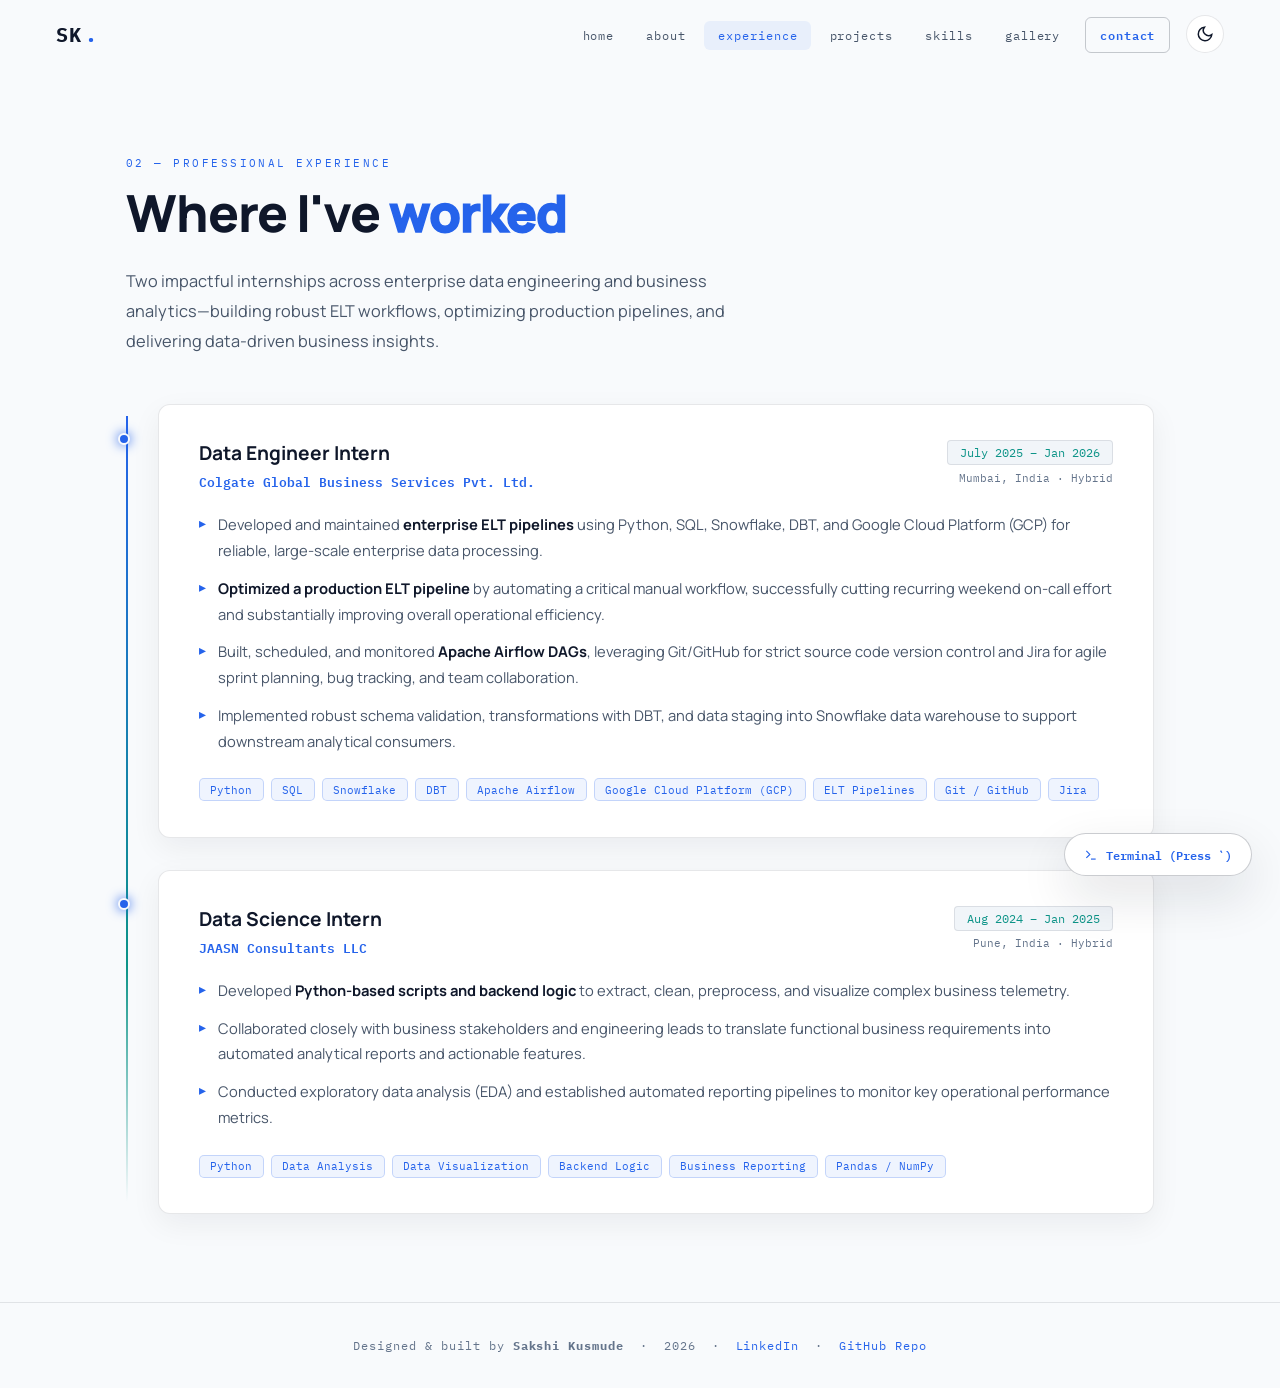
<file: experience.html>
<!DOCTYPE html>
<html lang="en">
<head>
  <meta charset="UTF-8"/>
  <meta name="viewport" content="width=device-width, initial-scale=1.0"/>
  <title>Experience — Sakshi Kusmude</title>
  <meta name="description" content="Experience of Sakshi Kusmude — Data Engineering Intern at Colgate Global Business Services, Data Science Intern at JAASN Consultants."/>
  <link rel="preconnect" href="https://fonts.googleapis.com">
  <link rel="preconnect" href="https://fonts.gstatic.com" crossorigin>
  <link href="https://fonts.googleapis.com/css2?family=IBM+Plex+Mono:wght@400;500;600;700&family=Manrope:wght@400;500;600;700;800&display=swap" rel="stylesheet">
  <link rel="stylesheet" href="style.css"/>
  <script>
    (function() {
      const t = localStorage.getItem('portfolio-theme') || 
        (window.matchMedia && window.matchMedia('(prefers-color-scheme: light)').matches ? 'light' : 'dark');
      document.documentElement.setAttribute('data-theme', t);
    })();
  </script>
</head>
<body>
  <!-- NAV -->
  <nav class="nav" id="nav">
    <a href="index.html" class="nav-logo">SK<span>.</span></a>
    
    <div class="nav-right-wrap">
      <ul class="nav-links">
        <li><a href="index.html">home</a></li>
        <li><a href="about.html">about</a></li>
        <li><a href="experience.html" class="active">experience</a></li>
        <li><a href="projects.html">projects</a></li>
        <li><a href="skills.html">skills</a></li>
        <li><a href="gallery.html">gallery</a></li>
        <li><a href="contact.html" class="nav-cta">contact</a></li>
      </ul>

      <!-- Theme Switcher Button -->
      <button class="theme-toggle-btn" id="themeToggle" aria-label="Toggle Theme" title="Toggle Light/Dark Theme">
        <svg viewBox="0 0 24 24" fill="none" stroke="currentColor" stroke-width="2"><circle cx="12" cy="12" r="5"/><path d="M12 1v2M12 21v2M4.22 4.22l1.42 1.42M18.36 18.36l1.42 1.42M1 12h2M21 12h2M4.22 19.78l1.42-1.42M18.36 5.64l1.42-1.42"/></svg>
      </button>

      <button class="hamburger" id="hamburger" aria-label="Open menu">
        <span></span><span></span><span></span>
      </button>
    </div>
  </nav>

  <main class="page">
    <section class="section">
      <div class="container">
        <div class="section-label">02 — professional experience</div>
        <h2 class="section-title">Where I've <em>worked</em></h2>
        <p class="section-desc">
          Two impactful internships across enterprise data engineering and business analytics—building robust ELT workflows, optimizing production pipelines, and delivering data-driven business insights.
        </p>

        <div class="timeline">
          <!-- Colgate -->
          <div class="timeline-item fade-up">
            <div class="timeline-dot"></div>
            <div class="timeline-card">
              <div class="timeline-header">
                <div>
                  <h3 class="job-title">Data Engineer Intern</h3>
                  <p class="company">Colgate Global Business Services Pvt. Ltd.</p>
                </div>
                <div class="timeline-meta">
                  <span class="period-tag">July 2025 – Jan 2026</span>
                  <span class="loc-tag">Mumbai, India · Hybrid</span>
                </div>
              </div>

              <ul class="job-bullets">
                <li>
                  Developed and maintained <strong>enterprise ELT pipelines</strong> using Python, SQL, Snowflake, DBT, and Google Cloud Platform (GCP) for reliable, large-scale enterprise data processing.
                </li>
                <li>
                  <strong>Optimized a production ELT pipeline</strong> by automating a critical manual workflow, successfully cutting recurring weekend on-call effort and substantially improving overall operational efficiency.
                </li>
                <li>
                  Built, scheduled, and monitored <strong>Apache Airflow DAGs</strong>, leveraging Git/GitHub for strict source code version control and Jira for agile sprint planning, bug tracking, and team collaboration.
                </li>
                <li>
                  Implemented robust schema validation, transformations with DBT, and data staging into Snowflake data warehouse to support downstream analytical consumers.
                </li>
              </ul>

              <div class="tech-tags">
                <span>Python</span>
                <span>SQL</span>
                <span>Snowflake</span>
                <span>DBT</span>
                <span>Apache Airflow</span>
                <span>Google Cloud Platform (GCP)</span>
                <span>ELT Pipelines</span>
                <span>Git / GitHub</span>
                <span>Jira</span>
              </div>
            </div>
          </div>

          <!-- JAASN Consultants -->
          <div class="timeline-item fade-up">
            <div class="timeline-dot"></div>
            <div class="timeline-card">
              <div class="timeline-header">
                <div>
                  <h3 class="job-title">Data Science Intern</h3>
                  <p class="company">JAASN Consultants LLC</p>
                </div>
                <div class="timeline-meta">
                  <span class="period-tag">Aug 2024 – Jan 2025</span>
                  <span class="loc-tag">Pune, India · Hybrid</span>
                </div>
              </div>

              <ul class="job-bullets">
                <li>
                  Developed <strong>Python-based scripts and backend logic</strong> to extract, clean, preprocess, and visualize complex business telemetry.
                </li>
                <li>
                  Collaborated closely with business stakeholders and engineering leads to translate functional business requirements into automated analytical reports and actionable features.
                </li>
                <li>
                  Conducted exploratory data analysis (EDA) and established automated reporting pipelines to monitor key operational performance metrics.
                </li>
              </ul>

              <div class="tech-tags">
                <span>Python</span>
                <span>Data Analysis</span>
                <span>Data Visualization</span>
                <span>Backend Logic</span>
                <span>Business Reporting</span>
                <span>Pandas / NumPy</span>
              </div>
            </div>
          </div>
        </div>

      </div>
    </section>
  </main>

  <!-- SURPRISE EASTER EGG: FLOATING TERMINAL LAUNCHER -->
  <button class="terminal-launcher-btn" id="terminalLauncher" title="Open Interactive CLI (Shortcut: Press ` or Ctrl+K)">
    <svg viewBox="0 0 24 24" fill="none" stroke="currentColor" stroke-width="2"><polyline points="4 17 10 11 4 5"/><line x1="12" y1="19" x2="20" y2="19"/></svg>
    Terminal (Press `)
  </button>

  <!-- CLI MODAL -->
  <div class="terminal-modal-overlay" id="terminalModal">
    <div class="terminal-window">
      <div class="terminal-titlebar">
        <div class="window-dots">
          <span class="w-dot dot-red" id="termCloseBtn"></span>
          <span class="w-dot dot-yellow"></span>
          <span class="w-dot dot-green"></span>
        </div>
        <div class="terminal-title">sakshi@cloud-shell: ~ (bash)</div>
        <div style="font-family:var(--mono);font-size:0.68rem;color:var(--text3);">Esc to close</div>
      </div>
      <div class="terminal-body" id="terminalBody">
        <div class="term-line term-accent">Welcome to Sakshi Kusmude's Interactive Developer Terminal!</div>
        <div class="term-line term-muted">Type <span class="term-green">experience</span> or <span class="term-green">projects</span> to inspect technical highlights.</div>
      </div>
      <div style="padding:0.8rem 1.2rem;background:var(--surface);border-top:1px solid var(--border);">
        <div class="term-input-row">
          <span class="term-prompt">sakshi@cloud-shell:~$</span>
          <input type="text" class="term-input" id="termInput" autocomplete="off" spellcheck="false" placeholder="Type a command (e.g., experience)..."/>
        </div>
      </div>
    </div>
  </div>

  <footer class="footer">
    <p>
      Designed & built by <strong>Sakshi Kusmude</strong> &nbsp;·&nbsp; 2026 &nbsp;·&nbsp;
      <a href="https://www.linkedin.com/in/sakshi-kusmude/" target="_blank" rel="noopener noreferrer">LinkedIn</a> &nbsp;·&nbsp;
      <a href="https://github.com/sakshikusmude699-del/Portfolio" target="_blank" rel="noopener noreferrer">GitHub Repo</a>
    </p>
  </footer>

  <script src="script.js"></script>
</body>
</html>
</file>
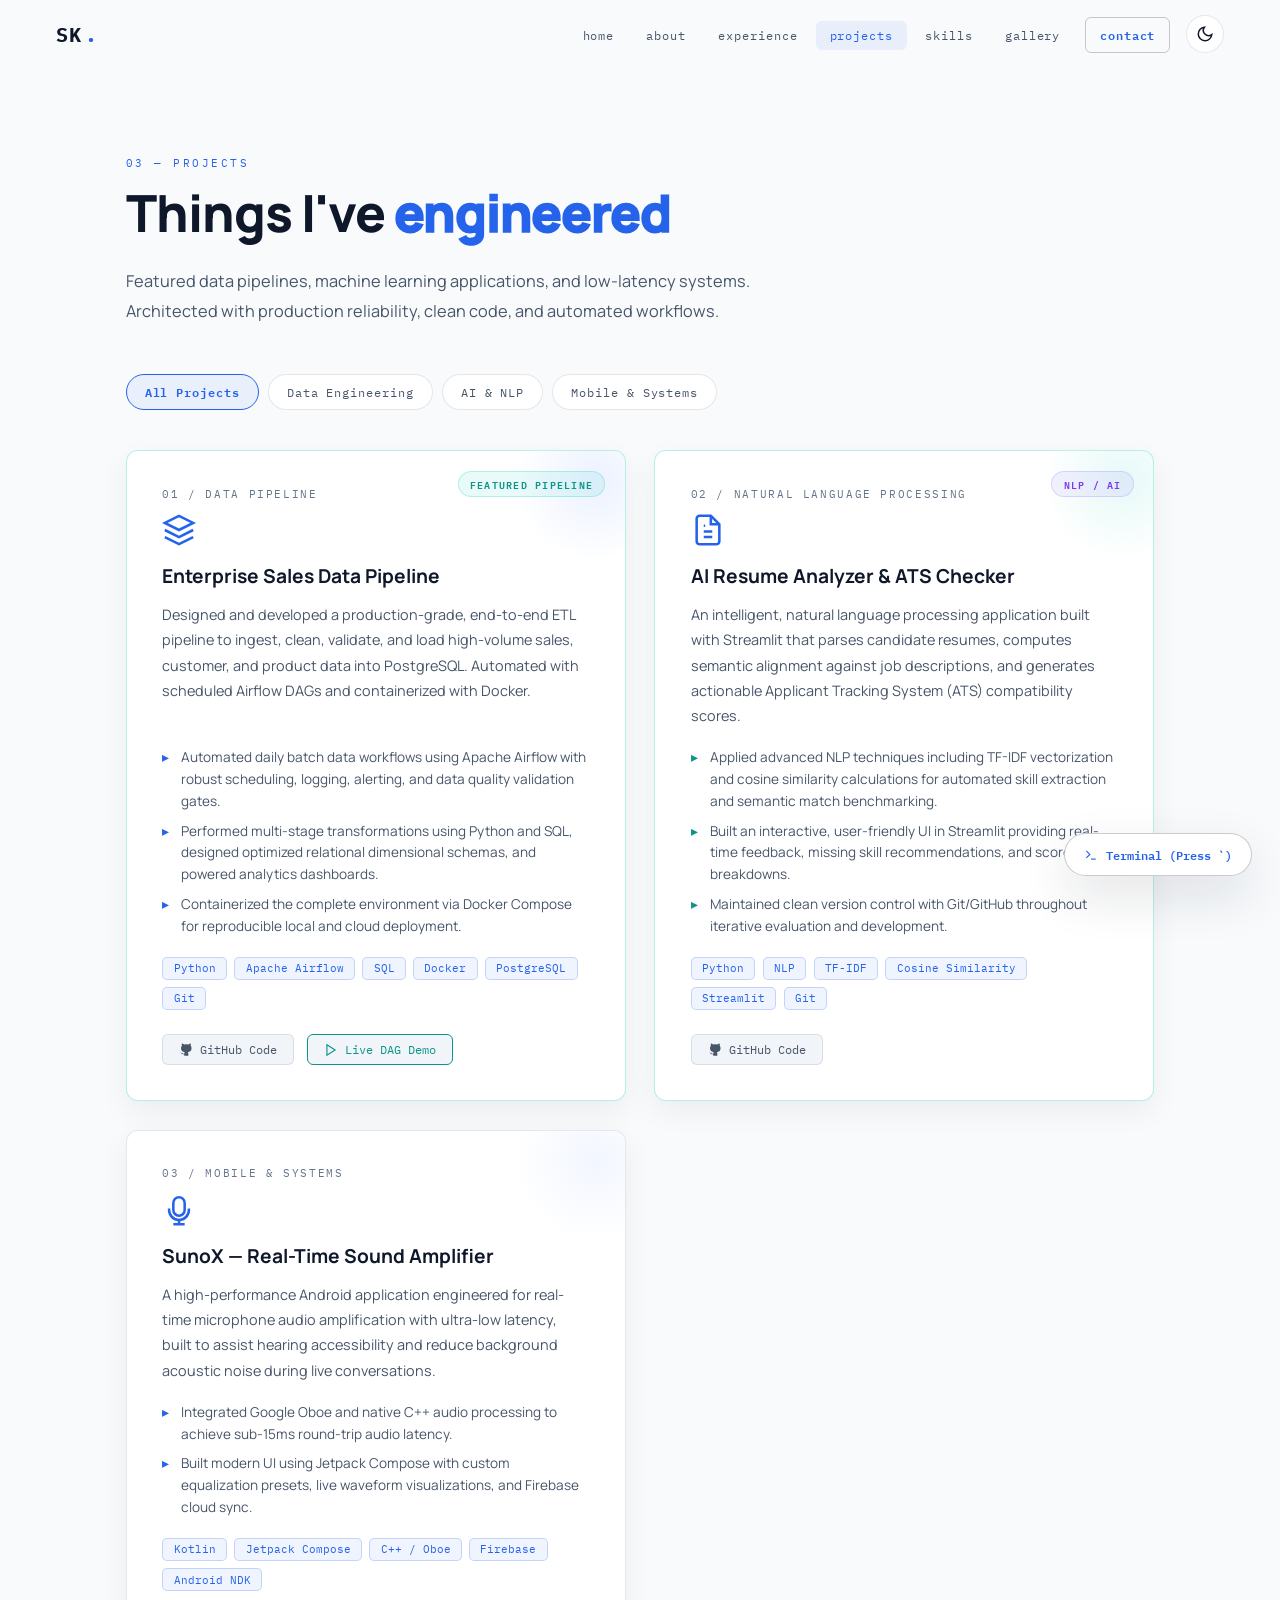
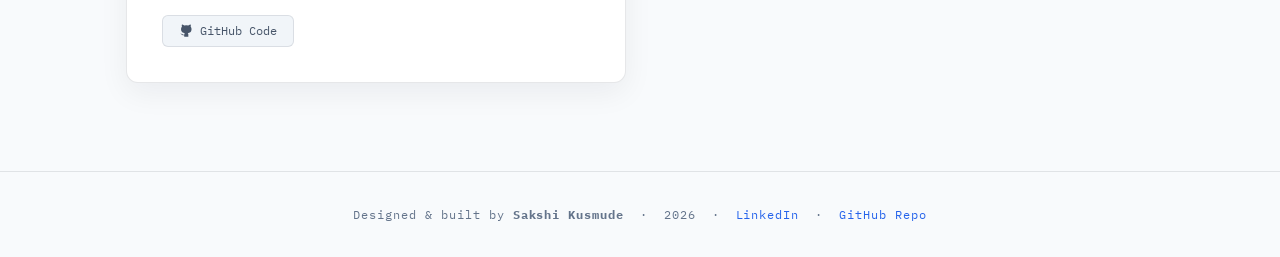
<file: projects.html>
<!DOCTYPE html>
<html lang="en">
<head>
  <meta charset="UTF-8"/>
  <meta name="viewport" content="width=device-width, initial-scale=1.0"/>
  <title>Projects — Sakshi Kusmude</title>
  <meta name="description" content="Projects by Sakshi Kusmude — Enterprise Sales Data Pipeline with Airflow & Docker, AI Resume Analyzer & ATS Checker, and SunoX."/>
  <link rel="preconnect" href="https://fonts.googleapis.com">
  <link rel="preconnect" href="https://fonts.gstatic.com" crossorigin>
  <link href="https://fonts.googleapis.com/css2?family=IBM+Plex+Mono:wght@400;500;600;700&family=Manrope:wght@400;500;600;700;800&display=swap" rel="stylesheet">
  <link rel="stylesheet" href="style.css"/>
  <script>
    (function() {
      const t = localStorage.getItem('portfolio-theme') || 
        (window.matchMedia && window.matchMedia('(prefers-color-scheme: light)').matches ? 'light' : 'dark');
      document.documentElement.setAttribute('data-theme', t);
    })();
  </script>
</head>
<body>
  <!-- NAV -->
  <nav class="nav" id="nav">
    <a href="index.html" class="nav-logo">SK<span>.</span></a>
    
    <div class="nav-right-wrap">
      <ul class="nav-links">
        <li><a href="index.html">home</a></li>
        <li><a href="about.html">about</a></li>
        <li><a href="experience.html">experience</a></li>
        <li><a href="projects.html" class="active">projects</a></li>
        <li><a href="skills.html">skills</a></li>
        <li><a href="gallery.html">gallery</a></li>
        <li><a href="contact.html" class="nav-cta">contact</a></li>
      </ul>

      <!-- Theme Switcher Button -->
      <button class="theme-toggle-btn" id="themeToggle" aria-label="Toggle Theme" title="Toggle Light/Dark Theme">
        <svg viewBox="0 0 24 24" fill="none" stroke="currentColor" stroke-width="2"><circle cx="12" cy="12" r="5"/><path d="M12 1v2M12 21v2M4.22 4.22l1.42 1.42M18.36 18.36l1.42 1.42M1 12h2M21 12h2M4.22 19.78l1.42-1.42M18.36 5.64l1.42-1.42"/></svg>
      </button>

      <button class="hamburger" id="hamburger" aria-label="Open menu">
        <span></span><span></span><span></span>
      </button>
    </div>
  </nav>

  <main class="page">
    <section class="section">
      <div class="container">
        <div class="section-label">03 — projects</div>
        <h2 class="section-title">Things I've <em>engineered</em></h2>
        <p class="section-desc">
          Featured data pipelines, machine learning applications, and low-latency systems. Architected with production reliability, clean code, and automated workflows.
        </p>

        <!-- Project Filter Buttons -->
        <div class="projects-filter">
          <button class="filter-btn active" data-filter="all">All Projects</button>
          <button class="filter-btn" data-filter="de">Data Engineering</button>
          <button class="filter-btn" data-filter="ai">AI & NLP</button>
          <button class="filter-btn" data-filter="app">Mobile & Systems</button>
        </div>

        <div class="projects-grid">
          <!-- 1. Enterprise Sales Data Pipeline -->
          <div class="project-card featured fade-up" data-category="de">
            <div class="project-glow" style="background:radial-gradient(circle, rgba(91,140,255,0.12), transparent 70%);"></div>
            <div class="project-badge">Featured Pipeline</div>
            <div class="project-number">01 / DATA PIPELINE</div>
            <div class="project-icon">
              <svg viewBox="0 0 24 24" fill="none" stroke="currentColor" stroke-width="1.8"><polygon points="12 2 2 7 12 12 22 7 12 2"/><polyline points="2 17 12 22 22 17"/><polyline points="2 12 12 17 22 12"/></svg>
            </div>
            <h3 class="project-title">Enterprise Sales Data Pipeline</h3>
            <p class="project-desc">
              Designed and developed a production-grade, end-to-end ETL pipeline to ingest, clean, validate, and load high-volume sales, customer, and product data into PostgreSQL. Automated with scheduled Airflow DAGs and containerized with Docker.
            </p>
            <ul style="list-style:none;margin-bottom:1.2rem;display:flex;flex-direction:column;gap:0.5rem;">
              <li style="font-size:0.85rem;color:var(--text2);padding-left:1.2rem;position:relative;line-height:1.6;">
                <span style="position:absolute;left:0;color:var(--accent);">▸</span> Automated daily batch data workflows using Apache Airflow with robust scheduling, logging, alerting, and data quality validation gates.
              </li>
              <li style="font-size:0.85rem;color:var(--text2);padding-left:1.2rem;position:relative;line-height:1.6;">
                <span style="position:absolute;left:0;color:var(--accent);">▸</span> Performed multi-stage transformations using Python and SQL, designed optimized relational dimensional schemas, and powered analytics dashboards.
              </li>
              <li style="font-size:0.85rem;color:var(--text2);padding-left:1.2rem;position:relative;line-height:1.6;">
                <span style="position:absolute;left:0;color:var(--accent);">▸</span> Containerized the complete environment via Docker Compose for reproducible local and cloud deployment.
              </li>
            </ul>
            <div class="tech-tags" style="margin-bottom:1.5rem;">
              <span>Python</span>
              <span>Apache Airflow</span>
              <span>SQL</span>
              <span>Docker</span>
              <span>PostgreSQL</span>
              <span>Git</span>
            </div>
            <div class="project-links">
              <a href="https://github.com/sakshikusmude699-del" target="_blank" rel="noopener noreferrer" class="proj-link">
                <svg viewBox="0 0 24 24" fill="currentColor"><path d="M9 19c-5 1.5-5-2.5-7-3m14 6v-3.87a3.37 3.37 0 00-.94-2.61c3.14-.35 6.44-1.54 6.44-7A5.44 5.44 0 0020 4.77 5.07 5.07 0 0019.91 1S18.73.65 16 2.48a13.38 13.38 0 00-7 0C6.27.65 5.09 1 5.09 1A5.07 5.07 0 005 4.77a5.44 5.44 0 00-1.5 3.78c0 5.42 3.3 6.61 6.44 7A3.37 3.37 0 009 18.13V22"/></svg>
                GitHub Code
              </a>
              <a href="index.html#pipeline-simulator" class="proj-link" style="color:var(--accent2);border-color:var(--accent2);">
                <svg viewBox="0 0 24 24" fill="none" stroke="currentColor" stroke-width="2"><polygon points="5 3 19 12 5 21 5 3"/></svg>
                Live DAG Demo
              </a>
            </div>
          </div>

          <!-- 2. AI Resume Analyzer & ATS Checker -->
          <div class="project-card featured fade-up" data-category="ai">
            <div class="project-glow" style="background:radial-gradient(circle, rgba(45,212,191,0.12), transparent 70%);"></div>
            <div class="project-badge" style="background:rgba(167,139,250,0.12);color:var(--accent3);border-color:rgba(167,139,250,0.3);">NLP / AI</div>
            <div class="project-number">02 / NATURAL LANGUAGE PROCESSING</div>
            <div class="project-icon">
              <svg viewBox="0 0 24 24" fill="none" stroke="currentColor" stroke-width="1.8"><path d="M14 2H6a2 2 0 00-2 2v16a2 2 0 002 2h12a2 2 0 002-2V8z"/><path d="M14 2v6h6"/><path d="M9 13h6M9 17h6M9 9h1"/></svg>
            </div>
            <h3 class="project-title">AI Resume Analyzer & ATS Checker</h3>
            <p class="project-desc">
              An intelligent, natural language processing application built with Streamlit that parses candidate resumes, computes semantic alignment against job descriptions, and generates actionable Applicant Tracking System (ATS) compatibility scores.
            </p>
            <ul style="list-style:none;margin-bottom:1.2rem;display:flex;flex-direction:column;gap:0.5rem;">
              <li style="font-size:0.85rem;color:var(--text2);padding-left:1.2rem;position:relative;line-height:1.6;">
                <span style="position:absolute;left:0;color:var(--accent2);">▸</span> Applied advanced NLP techniques including TF-IDF vectorization and cosine similarity calculations for automated skill extraction and semantic match benchmarking.
              </li>
              <li style="font-size:0.85rem;color:var(--text2);padding-left:1.2rem;position:relative;line-height:1.6;">
                <span style="position:absolute;left:0;color:var(--accent2);">▸</span> Built an interactive, user-friendly UI in Streamlit providing real-time feedback, missing skill recommendations, and score breakdowns.
              </li>
              <li style="font-size:0.85rem;color:var(--text2);padding-left:1.2rem;position:relative;line-height:1.6;">
                <span style="position:absolute;left:0;color:var(--accent2);">▸</span> Maintained clean version control with Git/GitHub throughout iterative evaluation and development.
              </li>
            </ul>
            <div class="tech-tags" style="margin-bottom:1.5rem;">
              <span>Python</span>
              <span>NLP</span>
              <span>TF-IDF</span>
              <span>Cosine Similarity</span>
              <span>Streamlit</span>
              <span>Git</span>
            </div>
            <div class="project-links">
              <a href="https://github.com/sakshikusmude699-del" target="_blank" rel="noopener noreferrer" class="proj-link">
                <svg viewBox="0 0 24 24" fill="currentColor"><path d="M9 19c-5 1.5-5-2.5-7-3m14 6v-3.87a3.37 3.37 0 00-.94-2.61c3.14-.35 6.44-1.54 6.44-7A5.44 5.44 0 0020 4.77 5.07 5.07 0 0019.91 1S18.73.65 16 2.48a13.38 13.38 0 00-7 0C6.27.65 5.09 1 5.09 1A5.07 5.07 0 005 4.77a5.44 5.44 0 00-1.5 3.78c0 5.42 3.3 6.61 6.44 7A3.37 3.37 0 009 18.13V22"/></svg>
                GitHub Code
              </a>
            </div>
          </div>

          <!-- 3. SunoX Real-Time Sound Amplifier -->
          <div class="project-card fade-up" data-category="app">
            <div class="project-glow"></div>
            <div class="project-number">03 / MOBILE & SYSTEMS</div>
            <div class="project-icon">
              <svg viewBox="0 0 24 24" fill="none" stroke="currentColor" stroke-width="1.8"><path d="M12 3a4 4 0 00-4 4v5a4 4 0 008 0V7a4 4 0 00-4-4z"/><path d="M19 11v1a7 7 0 01-14 0v-1"/><path d="M12 19v3"/><path d="M8 22h8"/></svg>
            </div>
            <h3 class="project-title">SunoX — Real-Time Sound Amplifier</h3>
            <p class="project-desc">
              A high-performance Android application engineered for real-time microphone audio amplification with ultra-low latency, built to assist hearing accessibility and reduce background acoustic noise during live conversations.
            </p>
            <ul style="list-style:none;margin-bottom:1.2rem;display:flex;flex-direction:column;gap:0.5rem;">
              <li style="font-size:0.85rem;color:var(--text2);padding-left:1.2rem;position:relative;line-height:1.6;">
                <span style="position:absolute;left:0;color:var(--accent);">▸</span> Integrated Google Oboe and native C++ audio processing to achieve sub-15ms round-trip audio latency.
              </li>
              <li style="font-size:0.85rem;color:var(--text2);padding-left:1.2rem;position:relative;line-height:1.6;">
                <span style="position:absolute;left:0;color:var(--accent);">▸</span> Built modern UI using Jetpack Compose with custom equalization presets, live waveform visualizations, and Firebase cloud sync.
              </li>
            </ul>
            <div class="tech-tags" style="margin-bottom:1.5rem;">
              <span>Kotlin</span>
              <span>Jetpack Compose</span>
              <span>C++ / Oboe</span>
              <span>Firebase</span>
              <span>Android NDK</span>
            </div>
            <div class="project-links">
              <a href="https://github.com/sakshikusmude699-del" target="_blank" rel="noopener noreferrer" class="proj-link">
                <svg viewBox="0 0 24 24" fill="currentColor"><path d="M9 19c-5 1.5-5-2.5-7-3m14 6v-3.87a3.37 3.37 0 00-.94-2.61c3.14-.35 6.44-1.54 6.44-7A5.44 5.44 0 0020 4.77 5.07 5.07 0 0019.91 1S18.73.65 16 2.48a13.38 13.38 0 00-7 0C6.27.65 5.09 1 5.09 1A5.07 5.07 0 005 4.77a5.44 5.44 0 00-1.5 3.78c0 5.42 3.3 6.61 6.44 7A3.37 3.37 0 009 18.13V22"/></svg>
                GitHub Code
              </a>
            </div>
          </div>
        </div>

      </div>
    </section>
  </main>

  <!-- SURPRISE EASTER EGG: FLOATING TERMINAL LAUNCHER -->
  <button class="terminal-launcher-btn" id="terminalLauncher" title="Open Interactive CLI (Shortcut: Press ` or Ctrl+K)">
    <svg viewBox="0 0 24 24" fill="none" stroke="currentColor" stroke-width="2"><polyline points="4 17 10 11 4 5"/><line x1="12" y1="19" x2="20" y2="19"/></svg>
    Terminal (Press `)
  </button>

  <!-- CLI MODAL -->
  <div class="terminal-modal-overlay" id="terminalModal">
    <div class="terminal-window">
      <div class="terminal-titlebar">
        <div class="window-dots">
          <span class="w-dot dot-red" id="termCloseBtn"></span>
          <span class="w-dot dot-yellow"></span>
          <span class="w-dot dot-green"></span>
        </div>
        <div class="terminal-title">sakshi@cloud-shell: ~ (bash)</div>
        <div style="font-family:var(--mono);font-size:0.68rem;color:var(--text3);">Esc to close</div>
      </div>
      <div class="terminal-body" id="terminalBody">
        <div class="term-line term-accent">Welcome to Sakshi Kusmude's Interactive Developer Terminal!</div>
        <div class="term-line term-muted">Type <span class="term-green">projects</span> to inspect technical highlights or <span class="term-green">pipeline</span> to trigger the simulator.</div>
      </div>
      <div style="padding:0.8rem 1.2rem;background:var(--surface);border-top:1px solid var(--border);">
        <div class="term-input-row">
          <span class="term-prompt">sakshi@cloud-shell:~$</span>
          <input type="text" class="term-input" id="termInput" autocomplete="off" spellcheck="false" placeholder="Type a command (e.g., projects, help)..."/>
        </div>
      </div>
    </div>
  </div>

  <footer class="footer">
    <p>
      Designed & built by <strong>Sakshi Kusmude</strong> &nbsp;·&nbsp; 2026 &nbsp;·&nbsp;
      <a href="https://www.linkedin.com/in/sakshi-kusmude/" target="_blank" rel="noopener noreferrer">LinkedIn</a> &nbsp;·&nbsp;
      <a href="https://github.com/sakshikusmude699-del/Portfolio" target="_blank" rel="noopener noreferrer">GitHub Repo</a>
    </p>
  </footer>

  <script src="script.js"></script>
</body>
</html>
</file>
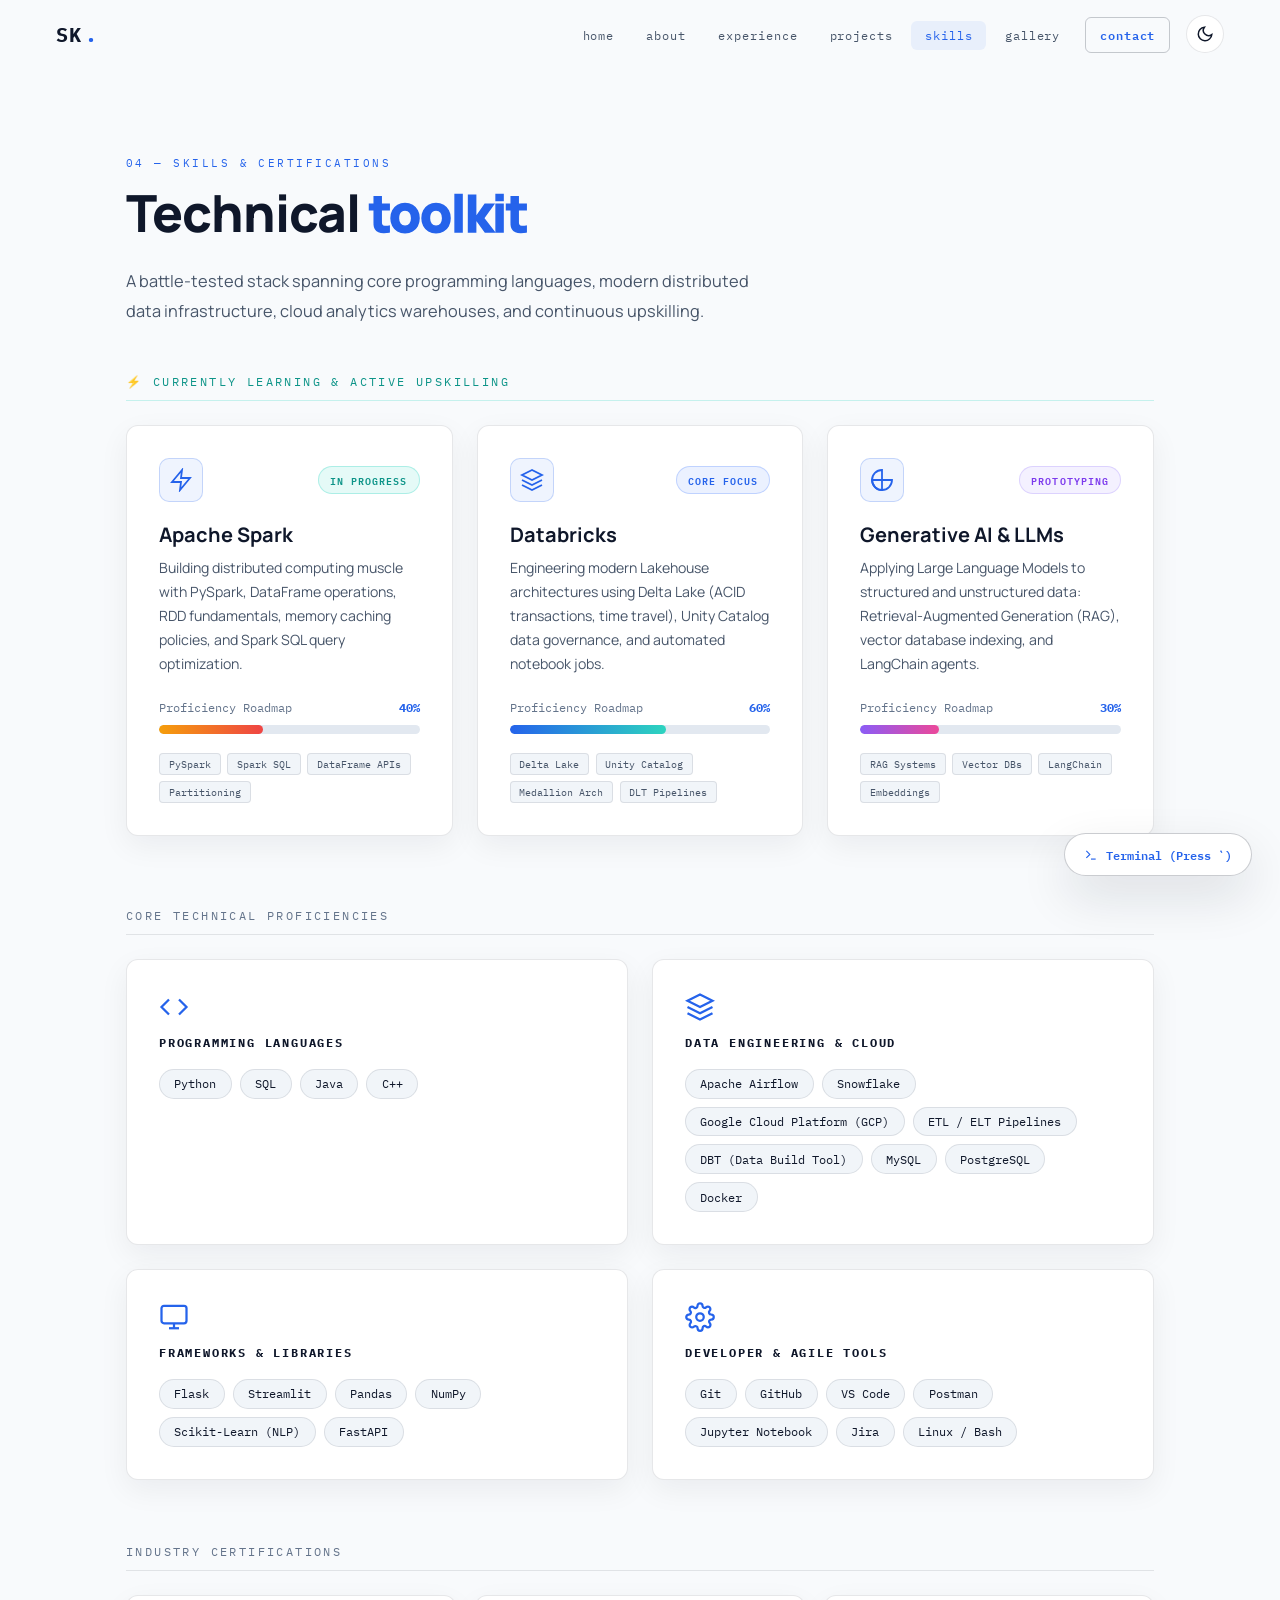
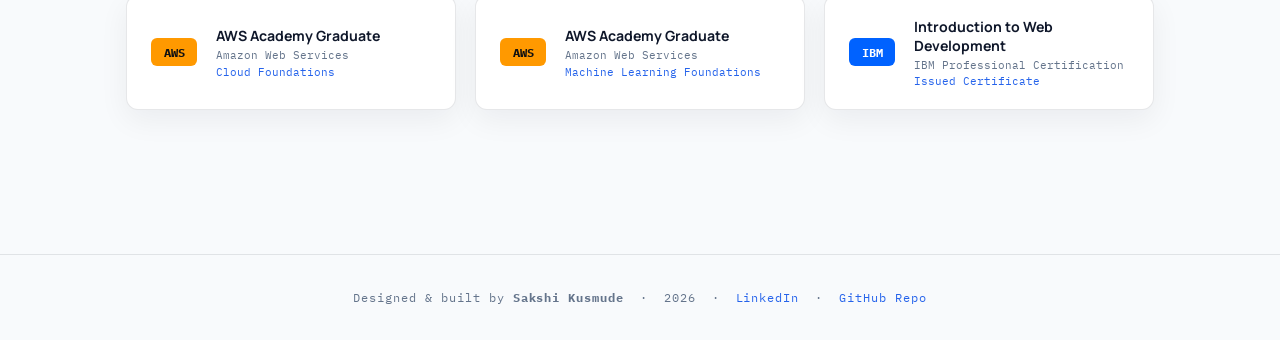
<file: skills.html>
<!DOCTYPE html>
<html lang="en">
<head>
  <meta charset="UTF-8"/>
  <meta name="viewport" content="width=device-width, initial-scale=1.0"/>
  <title>Skills & Toolkit — Sakshi Kusmude</title>
  <meta name="description" content="Technical Skills, Certifications, and Active Learning Roadmap of Sakshi Kusmude — Data Engineer."/>
  <link rel="preconnect" href="https://fonts.googleapis.com">
  <link rel="preconnect" href="https://fonts.gstatic.com" crossorigin>
  <link href="https://fonts.googleapis.com/css2?family=IBM+Plex+Mono:wght@400;500;600;700&family=Manrope:wght@400;500;600;700;800&display=swap" rel="stylesheet">
  <link rel="stylesheet" href="style.css"/>
  <script>
    (function() {
      const t = localStorage.getItem('portfolio-theme') || 
        (window.matchMedia && window.matchMedia('(prefers-color-scheme: light)').matches ? 'light' : 'dark');
      document.documentElement.setAttribute('data-theme', t);
    })();
  </script>
</head>
<body>
  <!-- NAV -->
  <nav class="nav" id="nav">
    <a href="index.html" class="nav-logo">SK<span>.</span></a>
    
    <div class="nav-right-wrap">
      <ul class="nav-links">
        <li><a href="index.html">home</a></li>
        <li><a href="about.html">about</a></li>
        <li><a href="experience.html">experience</a></li>
        <li><a href="projects.html">projects</a></li>
        <li><a href="skills.html" class="active">skills</a></li>
        <li><a href="gallery.html">gallery</a></li>
        <li><a href="contact.html" class="nav-cta">contact</a></li>
      </ul>

      <!-- Theme Switcher Button -->
      <button class="theme-toggle-btn" id="themeToggle" aria-label="Toggle Theme" title="Toggle Light/Dark Theme">
        <svg viewBox="0 0 24 24" fill="none" stroke="currentColor" stroke-width="2"><circle cx="12" cy="12" r="5"/><path d="M12 1v2M12 21v2M4.22 4.22l1.42 1.42M18.36 18.36l1.42 1.42M1 12h2M21 12h2M4.22 19.78l1.42-1.42M18.36 5.64l1.42-1.42"/></svg>
      </button>

      <button class="hamburger" id="hamburger" aria-label="Open menu">
        <span></span><span></span><span></span>
      </button>
    </div>
  </nav>

  <main class="page">
    <section class="section">
      <div class="container">
        <div class="section-label">04 — skills & certifications</div>
        <h2 class="section-title">Technical <em>toolkit</em></h2>
        <p class="section-desc">
          A battle-tested stack spanning core programming languages, modern distributed data infrastructure, cloud analytics warehouses, and continuous upskilling.
        </p>

        <!-- CURRENTLY LEARNING SPOTLIGHT SECTION -->
        <div style="margin-bottom: 4.5rem;">
          <div class="sub-heading" style="color:var(--accent2);border-color:rgba(45,212,191,0.25);">
            ⚡ Currently Learning & Active Upskilling
          </div>
          <div class="learning-grid">
            <!-- Spark -->
            <div class="learning-card fade-up">
              <div class="learning-card-top">
                <div class="learning-icon">
                  <svg viewBox="0 0 24 24" fill="none" stroke="currentColor" stroke-width="1.8"><path d="M13 2L3 14h9l-1 8 10-12h-9l1-8z"/></svg>
                </div>
                <span class="learning-badge badge-active">In Progress</span>
              </div>
              <h3 class="learning-title">Apache Spark</h3>
              <p class="learning-desc">
                Building distributed computing muscle with PySpark, DataFrame operations, RDD fundamentals, memory caching policies, and Spark SQL query optimization.
              </p>
              <div class="learning-progress-wrap">
                <div class="progress-meta">
                  <span class="progress-label">Proficiency Roadmap</span>
                  <span class="progress-val">40%</span>
                </div>
                <div class="progress-track">
                  <div class="progress-bar progress-bar-spark" style="width: 40%;" data-width="40%"></div>
                </div>
              </div>
              <div class="learning-topics">
                <span class="learning-topic-pill">PySpark</span>
                <span class="learning-topic-pill">Spark SQL</span>
                <span class="learning-topic-pill">DataFrame APIs</span>
                <span class="learning-topic-pill">Partitioning</span>
              </div>
            </div>

            <!-- Databricks -->
            <div class="learning-card fade-up">
              <div class="learning-card-top">
                <div class="learning-icon">
                  <svg viewBox="0 0 24 24" fill="none" stroke="currentColor" stroke-width="1.8"><path d="M12 2L2 7l10 5 10-5-10-5zM2 17l10 5 10-5M2 12l10 5 10-5"/></svg>
                </div>
                <span class="learning-badge badge-intermediate">Core Focus</span>
              </div>
              <h3 class="learning-title">Databricks</h3>
              <p class="learning-desc">
                Engineering modern Lakehouse architectures using Delta Lake (ACID transactions, time travel), Unity Catalog data governance, and automated notebook jobs.
              </p>
              <div class="learning-progress-wrap">
                <div class="progress-meta">
                  <span class="progress-label">Proficiency Roadmap</span>
                  <span class="progress-val">60%</span>
                </div>
                <div class="progress-track">
                  <div class="progress-bar progress-bar-databricks" style="width: 60%;" data-width="60%"></div>
                </div>
              </div>
              <div class="learning-topics">
                <span class="learning-topic-pill">Delta Lake</span>
                <span class="learning-topic-pill">Unity Catalog</span>
                <span class="learning-topic-pill">Medallion Arch</span>
                <span class="learning-topic-pill">DLT Pipelines</span>
              </div>
            </div>

            <!-- GenAI -->
            <div class="learning-card fade-up">
              <div class="learning-card-top">
                <div class="learning-icon">
                  <svg viewBox="0 0 24 24" fill="none" stroke="currentColor" stroke-width="1.8"><path d="M12 2a10 10 0 1010 10H12V2z"/><path d="M12 12L2.1 12a10.05 10.05 0 009.9 10V12z"/></svg>
                </div>
                <span class="learning-badge badge-exploring">Prototyping</span>
              </div>
              <h3 class="learning-title">Generative AI & LLMs</h3>
              <p class="learning-desc">
                Applying Large Language Models to structured and unstructured data: Retrieval-Augmented Generation (RAG), vector database indexing, and LangChain agents.
              </p>
              <div class="learning-progress-wrap">
                <div class="progress-meta">
                  <span class="progress-label">Proficiency Roadmap</span>
                  <span class="progress-val">30%</span>
                </div>
                <div class="progress-track">
                  <div class="progress-bar progress-bar-genai" style="width: 30%;" data-width="30%"></div>
                </div>
              </div>
              <div class="learning-topics">
                <span class="learning-topic-pill">RAG Systems</span>
                <span class="learning-topic-pill">Vector DBs</span>
                <span class="learning-topic-pill">LangChain</span>
                <span class="learning-topic-pill">Embeddings</span>
              </div>
            </div>
          </div>
        </div>

        <!-- TECHNICAL SKILLS GRID -->
        <div class="sub-heading">Core Technical Proficiencies</div>
        <div class="skills-layout">
          <!-- Languages -->
          <div class="skill-group fade-up">
            <div class="sg-icon">
              <svg viewBox="0 0 24 24" fill="none" stroke="currentColor" stroke-width="1.8"><polyline points="16 18 22 12 16 6"/><polyline points="8 6 2 12 8 18"/></svg>
            </div>
            <div class="sg-title">Programming Languages</div>
            <div class="skill-pills">
              <span class="skill-pill">Python</span>
              <span class="skill-pill">SQL</span>
              <span class="skill-pill">Java</span>
              <span class="skill-pill">C++</span>
            </div>
          </div>

          <!-- Data Engineering -->
          <div class="skill-group fade-up">
            <div class="sg-icon">
              <svg viewBox="0 0 24 24" fill="none" stroke="currentColor" stroke-width="1.8"><polygon points="12 2 2 7 12 12 22 7 12 2"/><polyline points="2 17 12 22 22 17"/><polyline points="2 12 12 17 22 12"/></svg>
            </div>
            <div class="sg-title">Data Engineering & Cloud</div>
            <div class="skill-pills">
              <span class="skill-pill">Apache Airflow</span>
              <span class="skill-pill">Snowflake</span>
              <span class="skill-pill">Google Cloud Platform (GCP)</span>
              <span class="skill-pill">ETL / ELT Pipelines</span>
              <span class="skill-pill">DBT (Data Build Tool)</span>
              <span class="skill-pill">MySQL</span>
              <span class="skill-pill">PostgreSQL</span>
              <span class="skill-pill">Docker</span>
            </div>
          </div>

          <!-- Frameworks & Backend -->
          <div class="skill-group fade-up">
            <div class="sg-icon">
              <svg viewBox="0 0 24 24" fill="none" stroke="currentColor" stroke-width="1.8"><rect x="2" y="3" width="20" height="14" rx="2"/><line x1="8" y1="21" x2="16" y2="21"/><line x1="12" y1="17" x2="12" y2="21"/></svg>
            </div>
            <div class="sg-title">Frameworks & Libraries</div>
            <div class="skill-pills">
              <span class="skill-pill">Flask</span>
              <span class="skill-pill">Streamlit</span>
              <span class="skill-pill">Pandas</span>
              <span class="skill-pill">NumPy</span>
              <span class="skill-pill">Scikit-Learn (NLP)</span>
              <span class="skill-pill">FastAPI</span>
            </div>
          </div>

          <!-- Developer Tools -->
          <div class="skill-group fade-up">
            <div class="sg-icon">
              <svg viewBox="0 0 24 24" fill="none" stroke="currentColor" stroke-width="1.8"><circle cx="12" cy="12" r="3"/><path d="M19.4 15a1.65 1.65 0 00.33 1.82l.06.06a2 2 0 010 2.83 2 2 0 01-2.83 0l-.06-.06a1.65 1.65 0 00-1.82-.33 1.65 1.65 0 00-1 1.51V21a2 2 0 01-2 2 2 2 0 01-2-2v-.09A1.65 1.65 0 009 19.4a1.65 1.65 0 00-1.82.33l-.06.06a2 2 0 01-2.83 0 2 2 0 010-2.83l.06-.06a1.65 1.65 0 00.33-1.82 1.65 1.65 0 00-1.51-1H3a2 2 0 01-2-2 2 2 0 012-2h.09A1.65 1.65 0 004.6 9a1.65 1.65 0 00-.33-1.82l-.06-.06a2 2 0 010-2.83 2 2 0 012.83 0l.06.06a1.65 1.65 0 001.82.33H9a1.65 1.65 0 001-1.51V3a2 2 0 012-2 2 2 0 012 2v.09a1.65 1.65 0 001 1.51 1.65 1.65 0 001.82-.33l.06-.06a2 2 0 012.83 0 2 2 0 010 2.83l-.06.06a1.65 1.65 0 00-.33 1.82V9a1.65 1.65 0 001.51 1H21a2 2 0 012 2 2 2 0 01-2 2h-.09a1.65 1.65 0 00-1.51 1z"/></svg>
            </div>
            <div class="sg-title">Developer & Agile Tools</div>
            <div class="skill-pills">
              <span class="skill-pill">Git</span>
              <span class="skill-pill">GitHub</span>
              <span class="skill-pill">VS Code</span>
              <span class="skill-pill">Postman</span>
              <span class="skill-pill">Jupyter Notebook</span>
              <span class="skill-pill">Jira</span>
              <span class="skill-pill">Linux / Bash</span>
            </div>
          </div>
        </div>

        <!-- CERTIFICATIONS -->
        <div class="certs-wrap">
          <div class="sub-heading">Industry Certifications</div>
          <div class="certs-grid">
            <!-- AWS Cloud -->
            <div class="cert-card fade-up">
              <div class="cert-logo aws">AWS</div>
              <div>
                <p class="cert-name">AWS Academy Graduate</p>
                <p class="cert-issuer">Amazon Web Services</p>
                <p class="cert-date">Cloud Foundations</p>
              </div>
            </div>

            <!-- AWS ML -->
            <div class="cert-card fade-up">
              <div class="cert-logo aws">AWS</div>
              <div>
                <p class="cert-name">AWS Academy Graduate</p>
                <p class="cert-issuer">Amazon Web Services</p>
                <p class="cert-date">Machine Learning Foundations</p>
              </div>
            </div>

            <!-- IBM Web -->
            <div class="cert-card fade-up">
              <div class="cert-logo ibm">IBM</div>
              <div>
                <p class="cert-name">Introduction to Web Development</p>
                <p class="cert-issuer">IBM Professional Certification</p>
                <p class="cert-date">Issued Certificate</p>
              </div>
            </div>
          </div>
        </div>

      </div>
    </section>
  </main>

  <!-- SURPRISE EASTER EGG: FLOATING TERMINAL LAUNCHER -->
  <button class="terminal-launcher-btn" id="terminalLauncher" title="Open Interactive CLI (Shortcut: Press ` or Ctrl+K)">
    <svg viewBox="0 0 24 24" fill="none" stroke="currentColor" stroke-width="2"><polyline points="4 17 10 11 4 5"/><line x1="12" y1="19" x2="20" y2="19"/></svg>
    Terminal (Press `)
  </button>

  <!-- CLI MODAL -->
  <div class="terminal-modal-overlay" id="terminalModal">
    <div class="terminal-window">
      <div class="terminal-titlebar">
        <div class="window-dots">
          <span class="w-dot dot-red" id="termCloseBtn"></span>
          <span class="w-dot dot-yellow"></span>
          <span class="w-dot dot-green"></span>
        </div>
        <div class="terminal-title">sakshi@cloud-shell: ~ (bash)</div>
        <div style="font-family:var(--mono);font-size:0.68rem;color:var(--text3);">Esc to close</div>
      </div>
      <div class="terminal-body" id="terminalBody">
        <div class="term-line term-accent">Welcome to Sakshi Kusmude's Interactive Developer Terminal!</div>
        <div class="term-line term-muted">Type <span class="term-green">learning</span> or <span class="term-green">skills</span> to view technical roadmap.</div>
      </div>
      <div style="padding:0.8rem 1.2rem;background:var(--surface);border-top:1px solid var(--border);">
        <div class="term-input-row">
          <span class="term-prompt">sakshi@cloud-shell:~$</span>
          <input type="text" class="term-input" id="termInput" autocomplete="off" spellcheck="false" placeholder="Type a command (e.g., learning, skills)..."/>
        </div>
      </div>
    </div>
  </div>

  <footer class="footer">
    <p>
      Designed & built by <strong>Sakshi Kusmude</strong> &nbsp;·&nbsp; 2026 &nbsp;·&nbsp;
      <a href="https://www.linkedin.com/in/sakshi-kusmude/" target="_blank" rel="noopener noreferrer">LinkedIn</a> &nbsp;·&nbsp;
      <a href="https://github.com/sakshikusmude699-del/Portfolio" target="_blank" rel="noopener noreferrer">GitHub Repo</a>
    </p>
  </footer>

  <script src="script.js"></script>
</body>
</html>
</file>
<file: style.css>
/* ===== RESET & BASE ===== */
*, *::before, *::after { box-sizing: border-box; margin: 0; padding: 0; }

:root {
  --bg: #0a0e16;
  --bg2: #0d1220;
  --bg3: #131a2a;
  --surface: #131a2a;
  --surface2: #1a2338;
  --surface-hover: #222d46;
  --border: rgba(148, 163, 184, 0.14);
  --border2: rgba(148, 163, 184, 0.28);
  --accent: #5b8cff;
  --accent2: #2dd4bf;
  --accent3: #a78bfa;
  --accent4: #f59e0b;
  --text: #eef1f7;
  --text2: #9aa6bd;
  --text3: #5b6884;
  --mono: 'IBM Plex Mono', monospace;
  --sans: 'Manrope', -apple-system, BlinkMacSystemFont, "Segoe UI", Roboto, sans-serif;
  --radius: 12px;
  --glow: 0 8px 30px rgba(0, 0, 0, 0.35);
  --glow-strong: 0 20px 60px rgba(0, 0, 0, 0.5);
  --nav-h: 68px;
  --tag-bg: rgba(91, 140, 255, 0.08);
  --tag-border: rgba(91, 140, 255, 0.2);
  --code-bg: #090d15;
  --terminal-bg: rgba(10, 14, 22, 0.95);
}

[data-theme="light"] {
  --bg: #f8fafc;
  --bg2: #f1f5f9;
  --bg3: #e2e8f0;
  --surface: #ffffff;
  --surface2: #f1f5f9;
  --surface-hover: #e2e8f0;
  --border: rgba(15, 23, 42, 0.1);
  --border2: rgba(15, 23, 42, 0.22);
  --accent: #2563eb;
  --accent2: #0d9488;
  --accent3: #7c3aed;
  --accent4: #d97706;
  --text: #0f172a;
  --text2: #475569;
  --text3: #64748b;
  --glow: 0 10px 30px rgba(15, 23, 42, 0.06);
  --glow-strong: 0 20px 50px rgba(15, 23, 42, 0.12);
  --tag-bg: rgba(37, 99, 235, 0.07);
  --tag-border: rgba(37, 99, 235, 0.22);
  --code-bg: #f8fafc;
  --terminal-bg: rgba(248, 250, 252, 0.96);
}

html { scroll-behavior: smooth; }
body {
  background: var(--bg);
  color: var(--text);
  font-family: var(--sans);
  overflow-x: hidden;
  transition: background-color 0.3s ease, color 0.3s ease;
}

::-webkit-scrollbar { width: 5px; height: 5px; }
::-webkit-scrollbar-track { background: var(--bg); }
::-webkit-scrollbar-thumb { background: var(--accent); border-radius: 4px; }

/* ===== NAVIGATION ===== */
.nav {
  position: fixed; top: 0; left: 0; right: 0; z-index: 100;
  display: flex; align-items: center; justify-content: space-between;
  padding: 0 3.5rem;
  height: var(--nav-h);
  transition: all 0.3s ease;
  background: transparent;
}
.nav.scrolled {
  background: var(--bg);
  backdrop-filter: blur(20px);
  border-bottom: 1px solid var(--border);
  box-shadow: var(--glow);
}
.nav-logo {
  font-family: var(--mono);
  font-size: 1.25rem;
  font-weight: 700;
  color: var(--text);
  text-decoration: none;
  letter-spacing: 0.05em;
  display: flex;
  align-items: center;
  gap: 0.2rem;
}
.nav-logo span { color: var(--accent); }

.nav-right-wrap {
  display: flex;
  align-items: center;
  gap: 1rem;
}

.nav-links {
  display: flex;
  align-items: center;
  gap: 0.3rem;
  list-style: none;
}
.nav-links a {
  font-family: var(--mono);
  font-size: 0.74rem;
  letter-spacing: 0.08em;
  color: var(--text2);
  text-decoration: none;
  text-transform: lowercase;
  padding: 0.45rem 0.85rem;
  border-radius: 6px;
  transition: all 0.2s ease;
}
.nav-links a:hover, .nav-links a.active {
  color: var(--accent);
  background: var(--tag-bg);
}
.nav-links a.nav-cta {
  color: var(--accent);
  border: 1px solid var(--border2);
  margin-left: 0.4rem;
  font-weight: 600;
}
.nav-links a.nav-cta:hover {
  background: var(--accent);
  color: #ffffff;
  border-color: var(--accent);
}

/* Theme Toggle Button */
.theme-toggle-btn {
  background: var(--surface);
  border: 1px solid var(--border);
  color: var(--text);
  width: 38px;
  height: 38px;
  border-radius: 50%;
  display: flex;
  align-items: center;
  justify-content: center;
  cursor: pointer;
  transition: all 0.25s ease;
  flex-shrink: 0;
}
.theme-toggle-btn:hover {
  border-color: var(--accent);
  color: var(--accent);
  transform: rotate(15deg) scale(1.05);
  box-shadow: var(--glow);
}
.theme-toggle-btn svg {
  width: 18px;
  height: 18px;
  transition: transform 0.3s ease;
}

.hamburger {
  display: none;
  background: none;
  border: none;
  cursor: pointer;
  flex-direction: column;
  gap: 5px;
  padding: 4px;
}
.hamburger span {
  display: block;
  width: 22px;
  height: 2px;
  background: var(--text);
  transition: all 0.3s;
  border-radius: 2px;
}

/* ===== PAGE WRAPPER ===== */
.page { min-height: 100vh; padding-top: var(--nav-h); }

/* ===== HERO ===== */
.hero {
  min-height: calc(100vh - var(--nav-h));
  display: flex;
  align-items: center;
  padding: 4rem 3.5rem;
  position: relative;
  overflow: hidden;
}
#particleCanvas {
  position: absolute;
  inset: 0;
  width: 100%;
  height: 100%;
  pointer-events: none;
}
.hero-grid-bg {
  position: absolute;
  inset: 0;
  background-image:
    linear-gradient(var(--border) 1px, transparent 1px),
    linear-gradient(90deg, var(--border) 1px, transparent 1px);
  background-size: 55px 55px;
  opacity: 0.6;
}

.hero-content {
  position: relative;
  z-index: 2;
  max-width: 950px;
  animation: fadeUp 0.8s ease 0.1s both;
}
@keyframes fadeUp {
  from { opacity: 0; transform: translateY(24px); }
  to { opacity: 1; transform: translateY(0); }
}

.hero-header-flex {
  display: flex;
  align-items: center;
  gap: 2rem;
  margin-bottom: 1.8rem;
  flex-wrap: wrap;
}

.hero-photo-wrap {
  position: relative;
  width: 130px;
  height: 130px;
  flex-shrink: 0;
}
.hero-photo {
  width: 130px;
  height: 130px;
  border-radius: 50%;
  overflow: hidden;
  border: 3px solid var(--accent);
  box-shadow: 0 0 30px rgba(91, 140, 255, 0.35);
  position: relative;
  background: var(--surface);
}
.hero-photo img {
  width: 100%;
  height: 100%;
  object-fit: cover;
  display: block;
}
.hero-photo-badge {
  position: absolute;
  bottom: 0;
  right: 0;
  background: var(--accent2);
  color: #0a0e16;
  font-family: var(--mono);
  font-size: 0.62rem;
  font-weight: 700;
  padding: 0.2rem 0.5rem;
  border-radius: 20px;
  border: 2px solid var(--bg);
}

.hero-tag {
  display: inline-flex;
  align-items: center;
  gap: 0.6rem;
  font-family: var(--mono);
  font-size: 0.72rem;
  letter-spacing: 0.12em;
  color: var(--accent2);
  text-transform: uppercase;
  padding: 0.35rem 1rem;
  border: 1px solid var(--border2);
  background: var(--tag-bg);
  border-radius: 20px;
}
.dot {
  width: 7px;
  height: 7px;
  background: var(--accent2);
  border-radius: 50%;
  animation: pulse 2s infinite;
}
@keyframes pulse {
  0%, 100% { opacity: 1; transform: scale(1); }
  50% { opacity: 0.4; transform: scale(0.75); }
}

.hero-name {
  font-family: var(--sans);
  font-size: clamp(3.2rem, 7.5vw, 6.5rem);
  font-weight: 800;
  line-height: 1.05;
  color: var(--text);
  margin-bottom: 0.8rem;
  letter-spacing: -0.03em;
}
.hero-name em {
  font-style: normal;
  color: transparent;
  -webkit-text-stroke: 2px var(--accent);
}
[data-theme="light"] .hero-name em {
  -webkit-text-stroke: 2px var(--accent);
  color: var(--accent);
}

.hero-role {
  font-family: var(--mono);
  font-size: 1.1rem;
  color: var(--accent);
  letter-spacing: 0.05em;
  margin-bottom: 1.4rem;
  min-height: 1.6em;
  font-weight: 600;
}
.cursor-blink {
  display: inline-block;
  width: 2px;
  height: 1.1em;
  background: var(--accent);
  animation: blink 1s infinite;
  vertical-align: text-bottom;
  margin-left: 2px;
}
@keyframes blink { 0%, 100% { opacity: 1; } 50% { opacity: 0; } }

.hero-desc {
  font-size: 1.05rem;
  color: var(--text2);
  max-width: 620px;
  line-height: 1.8;
  margin-bottom: 2.2rem;
}

.hero-actions {
  display: flex;
  gap: 1rem;
  flex-wrap: wrap;
  margin-bottom: 2.5rem;
}

.btn {
  display: inline-flex;
  align-items: center;
  justify-content: center;
  gap: 0.5rem;
  font-family: var(--mono);
  font-size: 0.8rem;
  letter-spacing: 0.08em;
  text-decoration: none;
  border-radius: 8px;
  transition: all 0.25s ease;
  cursor: pointer;
  border: none;
  padding: 0.85rem 1.8rem;
  font-weight: 600;
}
.btn svg { width: 15px; height: 15px; }

.btn-primary {
  background: var(--accent);
  color: #ffffff;
}
.btn-primary:hover {
  background: var(--accent2);
  color: #0a0e16;
  box-shadow: 0 0 25px rgba(45, 212, 191, 0.4);
  transform: translateY(-2px);
}
.btn-secondary {
  background: var(--surface);
  color: var(--text);
  border: 1px solid var(--border2);
}
.btn-secondary:hover {
  border-color: var(--accent);
  color: var(--accent);
  transform: translateY(-2px);
}
.btn-outline-glow {
  background: transparent;
  color: var(--accent2);
  border: 1px solid var(--accent2);
}
.btn-outline-glow:hover {
  background: var(--accent2);
  color: #0a0e16;
  transform: translateY(-2px);
  box-shadow: 0 0 20px rgba(45, 212, 191, 0.3);
}

.hero-stats {
  display: flex;
  align-items: center;
  gap: 2.2rem;
  flex-wrap: wrap;
}
.stat { display: flex; flex-direction: column; gap: 0.2rem; }
.stat-num {
  font-family: var(--mono);
  font-size: 1.8rem;
  font-weight: 700;
  color: var(--accent);
}
.stat-label {
  font-family: var(--mono);
  font-size: 0.65rem;
  letter-spacing: 0.15em;
  color: var(--text3);
  text-transform: uppercase;
}
.stat-divider {
  width: 1px;
  height: 38px;
  background: var(--border);
}

.hero-right {
  position: absolute;
  right: 3.5rem;
  top: 50%;
  transform: translateY(-50%);
  z-index: 2;
  display: flex;
  flex-direction: column;
  gap: 1.2rem;
}
.quick-link {
  display: flex;
  align-items: center;
  gap: 0.7rem;
  font-family: var(--mono);
  font-size: 0.72rem;
  letter-spacing: 0.1em;
  color: var(--text3);
  text-decoration: none;
  transition: all 0.2s;
}
.quick-link:hover { color: var(--accent); transform: translateX(-4px); }
.ql-line { width: 28px; height: 1px; background: currentColor; }
@media (max-width: 1024px) { .hero-right { display: none; } }

.scroll-hint {
  position: absolute;
  bottom: 2rem;
  left: 50%;
  transform: translateX(-50%);
  display: flex;
  flex-direction: column;
  align-items: center;
  gap: 0.5rem;
  font-family: var(--mono);
  font-size: 0.62rem;
  letter-spacing: 0.15em;
  color: var(--text3);
  text-transform: uppercase;
}
.scroll-line {
  width: 1px;
  height: 35px;
  background: linear-gradient(to bottom, var(--accent), transparent);
  animation: scrollAnim 2s infinite;
}
@keyframes scrollAnim {
  0% { transform: scaleY(0); transform-origin: top; opacity: 0; }
  50% { transform: scaleY(1); opacity: 1; }
  100% { transform: scaleY(0); transform-origin: bottom; opacity: 0; }
}

/* ===== MARQUEE STRIP ===== */
.strip {
  background: var(--bg2);
  border-top: 1px solid var(--border);
  border-bottom: 1px solid var(--border);
  padding: 1.5rem 0;
  overflow: hidden;
}
.strip-inner {
  display: flex;
  gap: 3.5rem;
  animation: marquee 28s linear infinite;
  width: max-content;
}
.strip-inner:hover { animation-play-state: paused; }
@keyframes marquee {
  from { transform: translateX(0); }
  to { transform: translateX(-50%); }
}
.strip-item {
  display: flex;
  align-items: center;
  gap: 0.6rem;
  font-family: var(--mono);
  font-size: 0.75rem;
  color: var(--text2);
  letter-spacing: 0.08em;
  white-space: nowrap;
}
.strip-dot {
  width: 6px;
  height: 6px;
  background: var(--accent);
  border-radius: 50%;
}

/* ===== SECTION COMMONS ===== */
.section { padding: 5.5rem 0; }
.container { max-width: 1140px; margin: 0 auto; padding: 0 3.5rem; }
.section-label {
  font-family: var(--mono);
  font-size: 0.7rem;
  letter-spacing: 0.22em;
  color: var(--accent);
  text-transform: uppercase;
  margin-bottom: 0.8rem;
  display: flex;
  align-items: center;
  gap: 0.5rem;
}
.section-title {
  font-family: var(--sans);
  font-size: clamp(2.2rem, 4vw, 3.2rem);
  font-weight: 800;
  color: var(--text);
  margin-bottom: 1.5rem;
  line-height: 1.15;
  letter-spacing: -0.02em;
}
.section-title em {
  font-style: normal;
  color: transparent;
  -webkit-text-stroke: 1.5px var(--accent);
}
[data-theme="light"] .section-title em {
  color: var(--accent);
  -webkit-text-stroke: 1.5px var(--accent);
}
.section-desc {
  font-size: 1.02rem;
  color: var(--text2);
  max-width: 650px;
  line-height: 1.85;
  margin-bottom: 3rem;
}

/* Tags */
.tech-tags { display: flex; flex-wrap: wrap; gap: 0.45rem; }
.tech-tags span {
  font-family: var(--mono);
  font-size: 0.7rem;
  color: var(--accent);
  background: var(--tag-bg);
  border: 1px solid var(--tag-border);
  padding: 0.22rem 0.65rem;
  border-radius: 5px;
}

/* ===== CURRENTLY LEARNING SECTION ===== */
.learning-section {
  background: var(--bg2);
  border-top: 1px solid var(--border);
  border-bottom: 1px solid var(--border);
  padding: 5.5rem 0;
  position: relative;
}
.learning-grid {
  display: grid;
  grid-template-columns: repeat(3, 1fr);
  gap: 1.5rem;
}
.learning-card {
  background: var(--surface);
  border: 1px solid var(--border);
  border-radius: var(--radius);
  padding: 2rem;
  position: relative;
  overflow: hidden;
  display: flex;
  flex-direction: column;
  transition: all 0.3s ease;
  box-shadow: var(--glow);
}
.learning-card:hover {
  border-color: var(--border2);
  transform: translateY(-4px);
  box-shadow: var(--glow-strong);
}
.learning-card-top {
  display: flex;
  align-items: center;
  justify-content: space-between;
  margin-bottom: 1.2rem;
}
.learning-icon {
  width: 44px;
  height: 44px;
  border-radius: 10px;
  background: var(--tag-bg);
  border: 1px solid var(--tag-border);
  display: flex;
  align-items: center;
  justify-content: center;
  color: var(--accent);
}
.learning-icon svg { width: 24px; height: 24px; }
.learning-badge {
  font-family: var(--mono);
  font-size: 0.65rem;
  letter-spacing: 0.1em;
  text-transform: uppercase;
  padding: 0.25rem 0.7rem;
  border-radius: 20px;
  font-weight: 600;
}
.badge-active { background: rgba(45, 212, 191, 0.12); color: var(--accent2); border: 1px solid rgba(45, 212, 191, 0.3); }
.badge-intermediate { background: rgba(91, 140, 255, 0.12); color: var(--accent); border: 1px solid rgba(91, 140, 255, 0.3); }
.badge-exploring { background: rgba(167, 139, 250, 0.12); color: var(--accent3); border: 1px solid rgba(167, 139, 250, 0.3); }

.learning-title {
  font-size: 1.25rem;
  font-weight: 700;
  color: var(--text);
  margin-bottom: 0.5rem;
}
.learning-desc {
  font-size: 0.88rem;
  color: var(--text2);
  line-height: 1.7;
  margin-bottom: 1.5rem;
  flex: 1;
}

/* Progress bar */
.learning-progress-wrap { margin-top: auto; }
.progress-meta {
  display: flex;
  justify-content: space-between;
  align-items: center;
  margin-bottom: 0.6rem;
  font-family: var(--mono);
  font-size: 0.75rem;
}
.progress-label { color: var(--text3); }
.progress-val { font-weight: 700; color: var(--accent); }

.progress-track {
  width: 100%;
  height: 9px;
  background: var(--bg3);
  border-radius: 10px;
  overflow: hidden;
  position: relative;
}
.progress-bar {
  height: 100%;
  border-radius: 10px;
  transition: width 1.2s cubic-bezier(0.16, 1, 0.3, 1);
  position: relative;
}
.progress-bar-spark { background: linear-gradient(90deg, #f59e0b, #ef4444); }
.progress-bar-databricks { background: linear-gradient(90deg, #2563eb, #2dd4bf); }
.progress-bar-genai { background: linear-gradient(90deg, #8b5cf6, #ec4899); }

.learning-topics {
  margin-top: 1.2rem;
  display: flex;
  flex-wrap: wrap;
  gap: 0.4rem;
}
.learning-topic-pill {
  font-family: var(--mono);
  font-size: 0.65rem;
  padding: 0.18rem 0.55rem;
  border-radius: 4px;
  background: var(--surface2);
  color: var(--text2);
  border: 1px solid var(--border);
}

/* ===== SURPRISE ELEMENT: LIVE PIPELINE SIMULATOR ===== */
.pipeline-sim-section {
  padding: 6rem 0;
  background: var(--bg);
  position: relative;
}
.pipeline-sim-box {
  background: var(--surface);
  border: 1px solid var(--border);
  border-radius: var(--radius);
  padding: 2.2rem;
  position: relative;
  overflow: hidden;
  box-shadow: var(--glow-strong);
}
.pipeline-header {
  display: flex;
  justify-content: space-between;
  align-items: center;
  margin-bottom: 2rem;
  flex-wrap: wrap;
  gap: 1rem;
}
.pipeline-status-badge {
  display: inline-flex;
  align-items: center;
  gap: 0.5rem;
  font-family: var(--mono);
  font-size: 0.72rem;
  padding: 0.35rem 0.9rem;
  background: var(--surface2);
  border: 1px solid var(--border);
  border-radius: 20px;
}
.status-indicator {
  width: 8px;
  height: 8px;
  border-radius: 50%;
  background: var(--accent2);
}
.status-indicator.running {
  background: var(--accent4);
  box-shadow: 0 0 10px var(--accent4);
  animation: pulse 1s infinite;
}
.status-indicator.success {
  background: var(--accent2);
  box-shadow: 0 0 10px var(--accent2);
}

.pipeline-controls {
  display: flex;
  gap: 0.8rem;
  align-items: center;
}
.btn-sim {
  font-family: var(--mono);
  font-size: 0.75rem;
  padding: 0.55rem 1.2rem;
  border-radius: 6px;
  cursor: pointer;
  transition: all 0.2s;
  display: inline-flex;
  align-items: center;
  gap: 0.4rem;
  border: none;
}
.btn-sim-trigger {
  background: var(--accent);
  color: #ffffff;
  font-weight: 600;
}
.btn-sim-trigger:hover {
  background: var(--accent2);
  color: #0a0e16;
  transform: translateY(-1px);
}
.btn-sim-reset {
  background: var(--surface2);
  color: var(--text2);
  border: 1px solid var(--border);
}
.btn-sim-reset:hover {
  color: var(--text);
  border-color: var(--border2);
}

/* Pipeline DAG nodes */
.dag-canvas {
  display: grid;
  grid-template-columns: repeat(5, 1fr);
  gap: 1rem;
  position: relative;
  margin-bottom: 2rem;
}
.dag-node {
  background: var(--surface2);
  border: 1px solid var(--border);
  border-radius: 10px;
  padding: 1.2rem 1rem;
  text-align: center;
  position: relative;
  transition: all 0.3s ease;
}
.dag-node.active {
  border-color: var(--accent4);
  background: rgba(245, 158, 11, 0.08);
  box-shadow: 0 0 20px rgba(245, 158, 11, 0.2);
  transform: scale(1.03);
}
.dag-node.done {
  border-color: var(--accent2);
  background: rgba(45, 212, 191, 0.08);
}
.dag-node-icon {
  font-size: 1.5rem;
  margin-bottom: 0.5rem;
  display: flex;
  justify-content: center;
  color: var(--accent);
}
.dag-node-icon svg { width: 26px; height: 26px; }
.dag-node-title {
  font-size: 0.82rem;
  font-weight: 700;
  color: var(--text);
  margin-bottom: 0.3rem;
}
.dag-node-tech {
  font-family: var(--mono);
  font-size: 0.65rem;
  color: var(--accent);
  margin-bottom: 0.5rem;
}
.dag-node-status {
  font-family: var(--mono);
  font-size: 0.62rem;
  color: var(--text3);
  text-transform: uppercase;
  letter-spacing: 0.08em;
}

/* Connecting arrows */
.dag-node::after {
  content: '→';
  position: absolute;
  right: -14px;
  top: 50%;
  transform: translateY(-50%);
  font-family: var(--mono);
  font-size: 1rem;
  color: var(--text3);
  z-index: 2;
}
.dag-node:last-child::after { display: none; }

/* Metrics ribbon */
.pipeline-metrics-ribbon {
  display: grid;
  grid-template-columns: repeat(4, 1fr);
  gap: 1rem;
  background: var(--bg2);
  border: 1px solid var(--border);
  border-radius: 8px;
  padding: 1rem 1.4rem;
  margin-bottom: 1.5rem;
}
.metric-box { display: flex; flex-direction: column; gap: 0.2rem; }
.metric-box-label {
  font-family: var(--mono);
  font-size: 0.65rem;
  color: var(--text3);
  text-transform: uppercase;
  letter-spacing: 0.1em;
}
.metric-box-val {
  font-family: var(--mono);
  font-size: 1.15rem;
  font-weight: 700;
  color: var(--text);
}

/* Live Terminal Log */
.pipeline-log-console {
  background: var(--code-bg);
  border: 1px solid var(--border);
  border-radius: 8px;
  padding: 1rem 1.2rem;
  font-family: var(--mono);
  font-size: 0.72rem;
  color: var(--text2);
  height: 120px;
  overflow-y: auto;
  line-height: 1.6;
}
.log-line { display: flex; gap: 0.8rem; margin-bottom: 0.2rem; }
.log-time { color: var(--text3); flex-shrink: 0; }
.log-msg.info { color: var(--accent); }
.log-msg.success { color: var(--accent2); }
.log-msg.warn { color: var(--accent4); }

/* ===== SURPRISE ELEMENT: FLOATING DEVELOPER TERMINAL MODAL ===== */
.terminal-launcher-btn {
  position: fixed;
  bottom: 24px;
  right: 28px;
  z-index: 999;
  background: var(--surface);
  border: 1px solid var(--border2);
  color: var(--accent);
  padding: 0.65rem 1.2rem;
  border-radius: 30px;
  font-family: var(--mono);
  font-size: 0.75rem;
  font-weight: 600;
  cursor: pointer;
  display: flex;
  align-items: center;
  gap: 0.5rem;
  box-shadow: var(--glow-strong);
  transition: all 0.25s ease;
}
.terminal-launcher-btn:hover {
  background: var(--accent);
  color: #ffffff;
  transform: translateY(-3px) scale(1.02);
  border-color: var(--accent);
}
.terminal-launcher-btn svg { width: 14px; height: 14px; }

.terminal-modal-overlay {
  position: fixed;
  inset: 0;
  background: rgba(10, 14, 22, 0.75);
  backdrop-filter: blur(8px);
  z-index: 1000;
  display: flex;
  align-items: center;
  justify-content: center;
  padding: 1.5rem;
  opacity: 0;
  pointer-events: none;
  transition: opacity 0.3s ease;
}
.terminal-modal-overlay.open {
  opacity: 1;
  pointer-events: all;
}
.terminal-window {
  width: 100%;
  max-width: 720px;
  background: var(--terminal-bg);
  border: 1px solid var(--border2);
  border-radius: 12px;
  box-shadow: var(--glow-strong);
  overflow: hidden;
  display: flex;
  flex-direction: column;
  animation: modalPop 0.3s ease forwards;
}
@keyframes modalPop {
  from { transform: scale(0.95) translateY(10px); }
  to { transform: scale(1) translateY(0); }
}
.terminal-titlebar {
  background: var(--surface2);
  padding: 0.65rem 1rem;
  display: flex;
  align-items: center;
  justify-content: space-between;
  border-bottom: 1px solid var(--border);
}
.window-dots {
  display: flex;
  align-items: center;
  gap: 6px;
}
.w-dot {
  width: 11px;
  height: 11px;
  border-radius: 50%;
  cursor: pointer;
}
.dot-red { background: #ef4444; }
.dot-yellow { background: #f59e0b; }
.dot-green { background: #10b981; }

.terminal-title {
  font-family: var(--mono);
  font-size: 0.72rem;
  color: var(--text2);
  letter-spacing: 0.05em;
}

.terminal-body {
  padding: 1.2rem;
  height: 380px;
  overflow-y: auto;
  font-family: var(--mono);
  font-size: 0.8rem;
  line-height: 1.6;
}
.term-line { margin-bottom: 0.4rem; word-break: break-word; }
.term-muted { color: var(--text3); }
.term-accent { color: var(--accent); }
.term-green { color: var(--accent2); }
.term-gold { color: var(--accent4); }

.term-input-row {
  display: flex;
  align-items: center;
  gap: 0.5rem;
  margin-top: 0.6rem;
}
.term-prompt { color: var(--accent2); font-weight: 700; white-space: nowrap; }
.term-input {
  background: transparent;
  border: none;
  outline: none;
  color: var(--text);
  font-family: var(--mono);
  font-size: 0.8rem;
  flex: 1;
}

/* Confetti canvas */
#confettiCanvas {
  position: fixed;
  inset: 0;
  width: 100%;
  height: 100%;
  pointer-events: none;
  z-index: 2000;
}

/* ===== FEATURED SECTION ===== */
.featured-section { padding: 5.5rem 0; background: var(--bg2); }
.featured-grid { display: grid; grid-template-columns: repeat(3, 1fr); gap: 1.2rem; }
.feat-card {
  background: var(--surface);
  border: 1px solid var(--border);
  border-radius: var(--radius);
  padding: 1.8rem;
  text-decoration: none;
  transition: all 0.3s;
  display: block;
}
.feat-card:hover {
  border-color: var(--border2);
  transform: translateY(-3px);
  box-shadow: var(--glow);
}
.feat-icon { width: 36px; height: 36px; margin-bottom: 1rem; color: var(--accent); }
.feat-icon svg { width: 100%; height: 100%; }
.feat-title { font-size: 1.05rem; font-weight: 700; color: var(--text); margin-bottom: 0.5rem; }
.feat-desc { font-size: 0.85rem; color: var(--text2); line-height: 1.7; }
.feat-arrow { display: inline-block; margin-top: 1rem; font-family: var(--mono); font-size: 0.72rem; color: var(--accent); }

/* ===== ABOUT PAGE ===== */
.about-grid { display: grid; grid-template-columns: 340px 1fr; gap: 3.5rem; align-items: start; }
.about-card {
  background: var(--surface);
  border: 1px solid var(--border);
  border-radius: var(--radius);
  padding: 2rem;
  position: relative;
  overflow: hidden;
  box-shadow: var(--glow);
}
.about-card::before {
  content: '';
  position: absolute;
  top: 0; left: 0; right: 0;
  height: 3px;
  background: linear-gradient(to right, var(--accent), var(--accent2));
}

.avatar-wrap { display: flex; justify-content: center; margin-bottom: 1.5rem; }
.avatar {
  width: 110px;
  height: 110px;
  border-radius: 50%;
  position: relative;
  border: 2px solid var(--accent);
  box-shadow: 0 0 20px rgba(91, 140, 255, 0.3);
}
.avatar-photo { width: 100%; height: 100%; border-radius: 50%; object-fit: cover; }

.detail-row {
  display: flex;
  align-items: center;
  gap: 0.8rem;
  font-family: var(--mono);
  font-size: 0.78rem;
  color: var(--text2);
  padding: 0.6rem 0;
  border-bottom: 1px solid var(--border);
}
.detail-row:last-child { border-bottom: none; }
.detail-icon { font-size: 1rem; flex-shrink: 0; color: var(--accent); }
.detail-icon svg { width: 16px; height: 16px; }

.about-text { font-size: 1rem; color: var(--text2); line-height: 1.9; margin-bottom: 1.2rem; }
.about-text strong { color: var(--text); }
.social-links { display: flex; gap: 0.8rem; margin-top: 1.5rem; flex-wrap: wrap; }
.social-link {
  display: inline-flex;
  align-items: center;
  gap: 0.5rem;
  font-family: var(--mono);
  font-size: 0.75rem;
  color: var(--text2);
  text-decoration: none;
  padding: 0.5rem 1rem;
  border: 1px solid var(--border);
  border-radius: 6px;
  transition: all 0.2s;
  background: var(--surface);
}
.social-link svg { width: 14px; height: 14px; }
.social-link:hover { border-color: var(--accent); color: var(--accent); }

.coursework-grid { display: grid; grid-template-columns: repeat(3, 1fr); gap: 0.7rem; margin-top: 1.2rem; }
.course-chip {
  font-family: var(--mono);
  font-size: 0.74rem;
  color: var(--text2);
  background: var(--surface);
  border: 1px solid var(--border);
  padding: 0.55rem 0.8rem;
  border-radius: 6px;
  text-align: center;
  transition: all 0.2s;
}
.course-chip:hover { border-color: var(--accent); color: var(--accent); }

/* Soft Skills & Languages */
.skills-callout-grid {
  display: grid;
  grid-template-columns: 1fr 1fr;
  gap: 1.5rem;
  margin-top: 2rem;
}
.skill-box-mini {
  background: var(--surface);
  border: 1px solid var(--border);
  border-radius: var(--radius);
  padding: 1.5rem;
}
.skill-box-mini-title {
  font-family: var(--mono);
  font-size: 0.72rem;
  letter-spacing: 0.12em;
  text-transform: uppercase;
  color: var(--accent);
  margin-bottom: 1rem;
}

/* ===== EXPERIENCE PAGE ===== */
.timeline { display: flex; flex-direction: column; gap: 2rem; position: relative; padding-left: 2rem; }
.timeline::before {
  content: '';
  position: absolute;
  left: 0; top: 12px; bottom: 12px;
  width: 2px;
  background: linear-gradient(to bottom, var(--accent), var(--accent2) 70%, transparent);
}
.timeline-dot {
  position: absolute;
  left: -2.48rem;
  top: 1.8rem;
  width: 12px;
  height: 12px;
  background: var(--accent);
  border-radius: 50%;
  box-shadow: 0 0 12px var(--accent);
  border: 2px solid var(--bg);
}
.timeline-item { position: relative; }
.timeline-card {
  background: var(--surface);
  border: 1px solid var(--border);
  border-radius: var(--radius);
  padding: 2.2rem 2.5rem;
  transition: all 0.3s;
  position: relative;
  overflow: hidden;
  box-shadow: var(--glow);
}
.timeline-card::before {
  content: '';
  position: absolute;
  top: 0; left: 0; right: 0;
  height: 2px;
  background: linear-gradient(to right, var(--accent), transparent);
  transform: scaleX(0);
  transform-origin: left;
  transition: transform 0.4s;
}
.timeline-card:hover { border-color: var(--border2); box-shadow: var(--glow-strong); }
.timeline-card:hover::before { transform: scaleX(1); }

.timeline-header {
  display: flex;
  justify-content: space-between;
  align-items: flex-start;
  margin-bottom: 1.2rem;
  flex-wrap: wrap;
  gap: 0.8rem;
}
.job-title { font-size: 1.2rem; font-weight: 700; color: var(--text); margin-bottom: 0.3rem; }
.company { font-family: var(--mono); font-size: 0.82rem; color: var(--accent); font-weight: 600; }
.timeline-meta { display: flex; flex-direction: column; align-items: flex-end; gap: 0.35rem; }
.period-tag {
  font-family: var(--mono);
  font-size: 0.72rem;
  color: var(--accent2);
  background: var(--surface2);
  padding: 0.25rem 0.75rem;
  border-radius: 4px;
  border: 1px solid var(--border);
}
.loc-tag { font-family: var(--mono); font-size: 0.68rem; color: var(--text3); }

.job-bullets { list-style: none; display: flex; flex-direction: column; gap: 0.75rem; margin-bottom: 1.5rem; }
.job-bullets li {
  font-size: 0.92rem;
  color: var(--text2);
  line-height: 1.75;
  padding-left: 1.2rem;
  position: relative;
}
.job-bullets li::before {
  content: '▸';
  position: absolute;
  left: 0;
  color: var(--accent);
  font-size: 0.85rem;
  top: 0;
}
.job-bullets li strong { color: var(--text); }

/* ===== PROJECTS PAGE ===== */
.projects-filter { display: flex; gap: 0.6rem; margin-bottom: 2.5rem; flex-wrap: wrap; }
.filter-btn {
  font-family: var(--mono);
  font-size: 0.74rem;
  letter-spacing: 0.08em;
  padding: 0.45rem 1.1rem;
  border-radius: 20px;
  border: 1px solid var(--border);
  background: var(--surface);
  color: var(--text2);
  cursor: pointer;
  transition: all 0.2s;
}
.filter-btn:hover, .filter-btn.active {
  background: var(--tag-bg);
  border-color: var(--accent);
  color: var(--accent);
  font-weight: 600;
}

.projects-grid { display: grid; grid-template-columns: repeat(2, 1fr); gap: 1.8rem; }
.project-card {
  background: var(--surface);
  border: 1px solid var(--border);
  border-radius: var(--radius);
  padding: 2.2rem;
  position: relative;
  overflow: hidden;
  transition: all 0.35s;
  display: flex;
  flex-direction: column;
  box-shadow: var(--glow);
}
.project-card:hover {
  border-color: var(--border2);
  transform: translateY(-4px);
  box-shadow: var(--glow-strong);
}
.project-card.featured { border-color: rgba(45, 212, 191, 0.35); }
.project-card.featured:hover {
  border-color: var(--accent2);
  box-shadow: 0 0 40px rgba(45, 212, 191, 0.2);
}
.project-glow {
  position: absolute;
  top: -50px;
  right: -50px;
  width: 160px;
  height: 160px;
  background: radial-gradient(circle, rgba(91, 140, 255, 0.08), transparent 70%);
  border-radius: 50%;
  pointer-events: none;
}
.project-number {
  font-family: var(--mono);
  font-size: 0.68rem;
  color: var(--text3);
  letter-spacing: 0.15em;
  margin-bottom: 0.8rem;
}
.project-badge {
  position: absolute;
  top: 1.2rem;
  right: 1.2rem;
  font-family: var(--mono);
  font-size: 0.65rem;
  letter-spacing: 0.12em;
  color: var(--accent2);
  background: rgba(45, 212, 191, 0.1);
  border: 1px solid rgba(45, 212, 191, 0.3);
  padding: 0.2rem 0.7rem;
  border-radius: 20px;
  text-transform: uppercase;
  font-weight: 600;
}
.project-icon { width: 34px; height: 34px; color: var(--accent); margin-bottom: 1rem; }
.project-icon svg { width: 100%; height: 100%; }
.project-title { font-size: 1.2rem; font-weight: 700; color: var(--text); margin-bottom: 0.8rem; }
.project-desc { font-size: 0.9rem; color: var(--text2); line-height: 1.75; margin-bottom: 1.2rem; flex: 1; }
.project-links { display: flex; gap: 0.8rem; margin-top: auto; }
.proj-link {
  display: inline-flex;
  align-items: center;
  gap: 0.45rem;
  font-family: var(--mono);
  font-size: 0.75rem;
  color: var(--text2);
  text-decoration: none;
  padding: 0.45rem 1rem;
  border: 1px solid var(--border);
  border-radius: 6px;
  transition: all 0.2s;
  background: var(--surface2);
}
.proj-link svg { width: 14px; height: 14px; }
.proj-link:hover { color: var(--accent); border-color: var(--accent); }

/* ===== SKILLS PAGE ===== */
.skills-layout { display: grid; grid-template-columns: 1fr 1fr; gap: 1.5rem; margin-bottom: 4rem; }
.skill-group {
  background: var(--surface);
  border: 1px solid var(--border);
  border-radius: var(--radius);
  padding: 2rem;
  transition: all 0.3s;
  box-shadow: var(--glow);
}
.skill-group:hover { border-color: var(--border2); box-shadow: var(--glow-strong); }
.sg-icon { width: 30px; height: 30px; color: var(--accent); margin-bottom: 0.8rem; }
.sg-icon svg { width: 100%; height: 100%; }
.sg-title {
  font-family: var(--mono);
  font-size: 0.75rem;
  letter-spacing: 0.15em;
  color: var(--text);
  text-transform: uppercase;
  margin-bottom: 1.2rem;
  font-weight: 700;
}
.skill-pills { display: flex; flex-wrap: wrap; gap: 0.5rem; }
.skill-pill {
  font-family: var(--mono);
  font-size: 0.75rem;
  color: var(--text);
  background: var(--surface2);
  border: 1px solid var(--border);
  padding: 0.4rem 0.9rem;
  border-radius: 20px;
  transition: all 0.2s;
}
.skill-pill:hover {
  background: var(--tag-bg);
  border-color: var(--accent);
  color: var(--accent);
}

/* Certifications */
.certs-wrap { margin-bottom: 3.5rem; }
.sub-heading {
  font-family: var(--mono);
  font-size: 0.75rem;
  letter-spacing: 0.2em;
  color: var(--text3);
  text-transform: uppercase;
  margin-bottom: 1.5rem;
  padding-bottom: 0.7rem;
  border-bottom: 1px solid var(--border);
}
.certs-grid { display: grid; grid-template-columns: repeat(3, 1fr); gap: 1.2rem; }
.cert-card {
  display: flex;
  align-items: center;
  gap: 1.2rem;
  background: var(--surface);
  border: 1px solid var(--border);
  border-radius: var(--radius);
  padding: 1.3rem 1.5rem;
  transition: all 0.25s;
  box-shadow: var(--glow);
}
.cert-card:hover { border-color: var(--border2); box-shadow: var(--glow-strong); transform: translateY(-2px); }
.cert-logo {
  font-family: var(--mono);
  font-size: 0.72rem;
  font-weight: 700;
  padding: 0.4rem 0.6rem;
  border-radius: 6px;
  min-width: 46px;
  text-align: center;
  flex-shrink: 0;
}
.cert-logo.aws { background: #ff9900; color: #111111; }
.cert-logo.ibm { background: #0062ff; color: #ffffff; }
.cert-name { font-size: 0.88rem; font-weight: 700; color: var(--text); margin-bottom: 0.2rem; }
.cert-issuer { font-family: var(--mono); font-size: 0.7rem; color: var(--text3); margin-bottom: 0.15rem; }
.cert-date { font-family: var(--mono); font-size: 0.68rem; color: var(--accent); }

/* Education */
.edu-grid { display: flex; flex-direction: column; gap: 1.2rem; }
.edu-card {
  display: flex;
  align-items: flex-start;
  gap: 2rem;
  background: var(--surface);
  border: 1px solid var(--border);
  border-radius: var(--radius);
  padding: 1.8rem 2.2rem;
  transition: all 0.25s;
  box-shadow: var(--glow);
}
.edu-card:hover { border-color: var(--border2); box-shadow: var(--glow-strong); }
.edu-year {
  font-family: var(--mono);
  font-size: 0.75rem;
  color: var(--accent);
  white-space: nowrap;
  padding-top: 0.2rem;
  min-width: 120px;
  font-weight: 600;
}
.edu-details h4 { font-size: 1.1rem; font-weight: 700; color: var(--text); margin-bottom: 0.3rem; }
.edu-details p { font-family: var(--mono); font-size: 0.78rem; color: var(--text2); margin-bottom: 0.6rem; }
.edu-score {
  font-family: var(--mono);
  font-size: 0.72rem;
  color: var(--accent2);
  background: rgba(45, 212, 191, 0.1);
  border: 1px solid rgba(45, 212, 191, 0.25);
  padding: 0.22rem 0.75rem;
  border-radius: 4px;
}

/* ===== GALLERY PAGE ===== */
.gallery-intro { color: var(--text2); font-size: 0.98rem; line-height: 1.8; margin-bottom: 2.5rem; max-width: 650px; }
.gallery-grid { columns: 3; gap: 1.2rem; }
.gallery-item {
  break-inside: avoid;
  margin-bottom: 1.2rem;
  border-radius: var(--radius);
  overflow: hidden;
  border: 1px solid var(--border);
  position: relative;
  cursor: pointer;
  transition: all 0.3s;
  box-shadow: var(--glow);
}
.gallery-item:hover {
  border-color: var(--border2);
  transform: scale(1.02);
  box-shadow: var(--glow-strong);
}
.gallery-item img { display: block; width: 100%; height: auto; object-fit: cover; transition: transform 0.4s; }
.gallery-item:hover img { transform: scale(1.04); }
.gallery-overlay {
  position: absolute;
  inset: 0;
  background: rgba(10, 14, 22, 0.75);
  display: flex;
  align-items: flex-end;
  padding: 1.2rem;
  opacity: 0;
  transition: opacity 0.3s;
}
.gallery-item:hover .gallery-overlay { opacity: 1; }
.gallery-caption { font-family: var(--mono); font-size: 0.75rem; color: #ffffff; font-weight: 500; }

/* Lightbox */
.lightbox {
  position: fixed;
  inset: 0;
  background: rgba(10, 14, 22, 0.95);
  z-index: 1000;
  display: flex;
  align-items: center;
  justify-content: center;
  opacity: 0;
  pointer-events: none;
  transition: opacity 0.3s;
  backdrop-filter: blur(10px);
}
.lightbox.open { opacity: 1; pointer-events: all; }
.lightbox-img {
  max-width: 88vw;
  max-height: 85vh;
  border-radius: 10px;
  border: 1px solid var(--border2);
  box-shadow: var(--glow-strong);
}
.lightbox-close {
  position: absolute;
  top: 1.5rem;
  right: 2rem;
  font-family: var(--mono);
  font-size: 1.8rem;
  color: var(--text2);
  cursor: pointer;
  transition: color 0.2s;
  background: none;
  border: none;
}
.lightbox-close:hover { color: var(--accent); }
.lightbox-caption {
  position: absolute;
  bottom: 2rem;
  left: 50%;
  transform: translateX(-50%);
  font-family: var(--mono);
  font-size: 0.8rem;
  color: #ffffff;
  white-space: nowrap;
}

/* ===== CONTACT PAGE ===== */
.contact-layout { display: grid; grid-template-columns: 1fr 1.3fr; gap: 3.5rem; align-items: start; }
.contact-info-card {
  background: var(--surface);
  border: 1px solid var(--border);
  border-radius: var(--radius);
  padding: 2.5rem;
  position: relative;
  overflow: hidden;
  box-shadow: var(--glow);
}
.contact-info-card::before {
  content: '';
  position: absolute;
  top: 0; left: 0; right: 0;
  height: 3px;
  background: linear-gradient(to right, var(--accent), var(--accent2));
}
.contact-detail { display: flex; align-items: center; gap: 1rem; padding: 1rem 0; border-bottom: 1px solid var(--border); }
.contact-detail:last-of-type { border-bottom: none; }
.cd-icon {
  width: 40px;
  height: 40px;
  background: var(--tag-bg);
  border: 1px solid var(--tag-border);
  border-radius: 8px;
  display: flex;
  align-items: center;
  justify-content: center;
  font-size: 1.1rem;
  flex-shrink: 0;
  color: var(--accent);
}
.cd-icon svg { width: 18px; height: 18px; }
.cd-label {
  font-family: var(--mono);
  font-size: 0.65rem;
  letter-spacing: 0.12em;
  color: var(--text3);
  text-transform: uppercase;
  margin-bottom: 0.2rem;
}
.cd-value { font-size: 0.92rem; color: var(--text); text-decoration: none; transition: color 0.2s; font-weight: 500; }
.cd-value:hover { color: var(--accent); }

.contact-form {
  background: var(--surface);
  border: 1px solid var(--border);
  border-radius: var(--radius);
  padding: 2.5rem;
  box-shadow: var(--glow);
}
.form-group { margin-bottom: 1.4rem; }
.form-label {
  font-family: var(--mono);
  font-size: 0.7rem;
  letter-spacing: 0.15em;
  color: var(--text3);
  text-transform: uppercase;
  display: block;
  margin-bottom: 0.6rem;
}
.form-input, .form-textarea {
  width: 100%;
  background: var(--bg2);
  border: 1px solid var(--border);
  border-radius: 8px;
  padding: 0.9rem 1.1rem;
  color: var(--text);
  font-family: var(--sans);
  font-size: 0.92rem;
  transition: border-color 0.2s, box-shadow 0.2s;
  outline: none;
  resize: vertical;
}
.form-input:focus, .form-textarea:focus {
  border-color: var(--accent);
  box-shadow: 0 0 0 3px var(--tag-bg);
}
.form-textarea { min-height: 140px; }

/* ===== FOOTER ===== */
.footer {
  background: var(--bg);
  border-top: 1px solid var(--border);
  padding: 2.2rem 1.5rem;
  text-align: center;
  font-family: var(--mono);
  font-size: 0.75rem;
  color: var(--text3);
  letter-spacing: 0.08em;
}
.footer a { color: var(--accent); text-decoration: none; }
.footer a:hover { text-decoration: underline; }

/* ===== FADE IN ANIMATIONS ===== */
.fade-up {
  opacity: 0;
  transform: translateY(24px);
  transition: opacity 0.7s cubic-bezier(0.16, 1, 0.3, 1), transform 0.7s cubic-bezier(0.16, 1, 0.3, 1);
}
.fade-up.visible { opacity: 1; transform: translateY(0); }

/* ===== RESPONSIVE ===== */
@media (max-width: 960px) {
  .nav { padding: 0 1.5rem; }
  .nav-links { display: none; }
  .hamburger { display: flex; }
  .nav-links.open {
    display: flex;
    flex-direction: column;
    position: fixed;
    inset: 0;
    background: var(--bg);
    backdrop-filter: blur(20px);
    align-items: center;
    justify-content: center;
    gap: 1.8rem;
    z-index: 99;
  }
  .nav-links.open a { font-size: 1.1rem; }
  .hero, .container { padding-left: 1.5rem; padding-right: 1.5rem; }
  .about-grid, .contact-layout { grid-template-columns: 1fr; gap: 2.5rem; }
  .projects-grid { grid-template-columns: 1fr; }
  .skills-layout { grid-template-columns: 1fr; }
  .learning-grid { grid-template-columns: 1fr; }
  .featured-grid { grid-template-columns: 1fr; }
  .certs-grid { grid-template-columns: 1fr 1fr; }
  .gallery-grid { columns: 2; }
  .hero-stats { gap: 1.5rem; }
  .coursework-grid { grid-template-columns: 1fr 1fr; }
  .skills-callout-grid { grid-template-columns: 1fr; }
  .dag-canvas { grid-template-columns: 1fr; gap: 0.8rem; }
  .dag-node::after { display: none; }
  .pipeline-metrics-ribbon { grid-template-columns: 1fr 1fr; }
}
@media (max-width: 580px) {
  .hero-actions { flex-direction: column; width: 100%; }
  .hero-actions .btn { width: 100%; }
  .certs-grid { grid-template-columns: 1fr; }
  .gallery-grid { columns: 1; }
  .pipeline-metrics-ribbon { grid-template-columns: 1fr; }
  .edu-card { flex-direction: column; gap: 0.8rem; }
  .terminal-launcher-btn { bottom: 16px; right: 16px; font-size: 0.7rem; padding: 0.5rem 1rem; }
}
</file>
